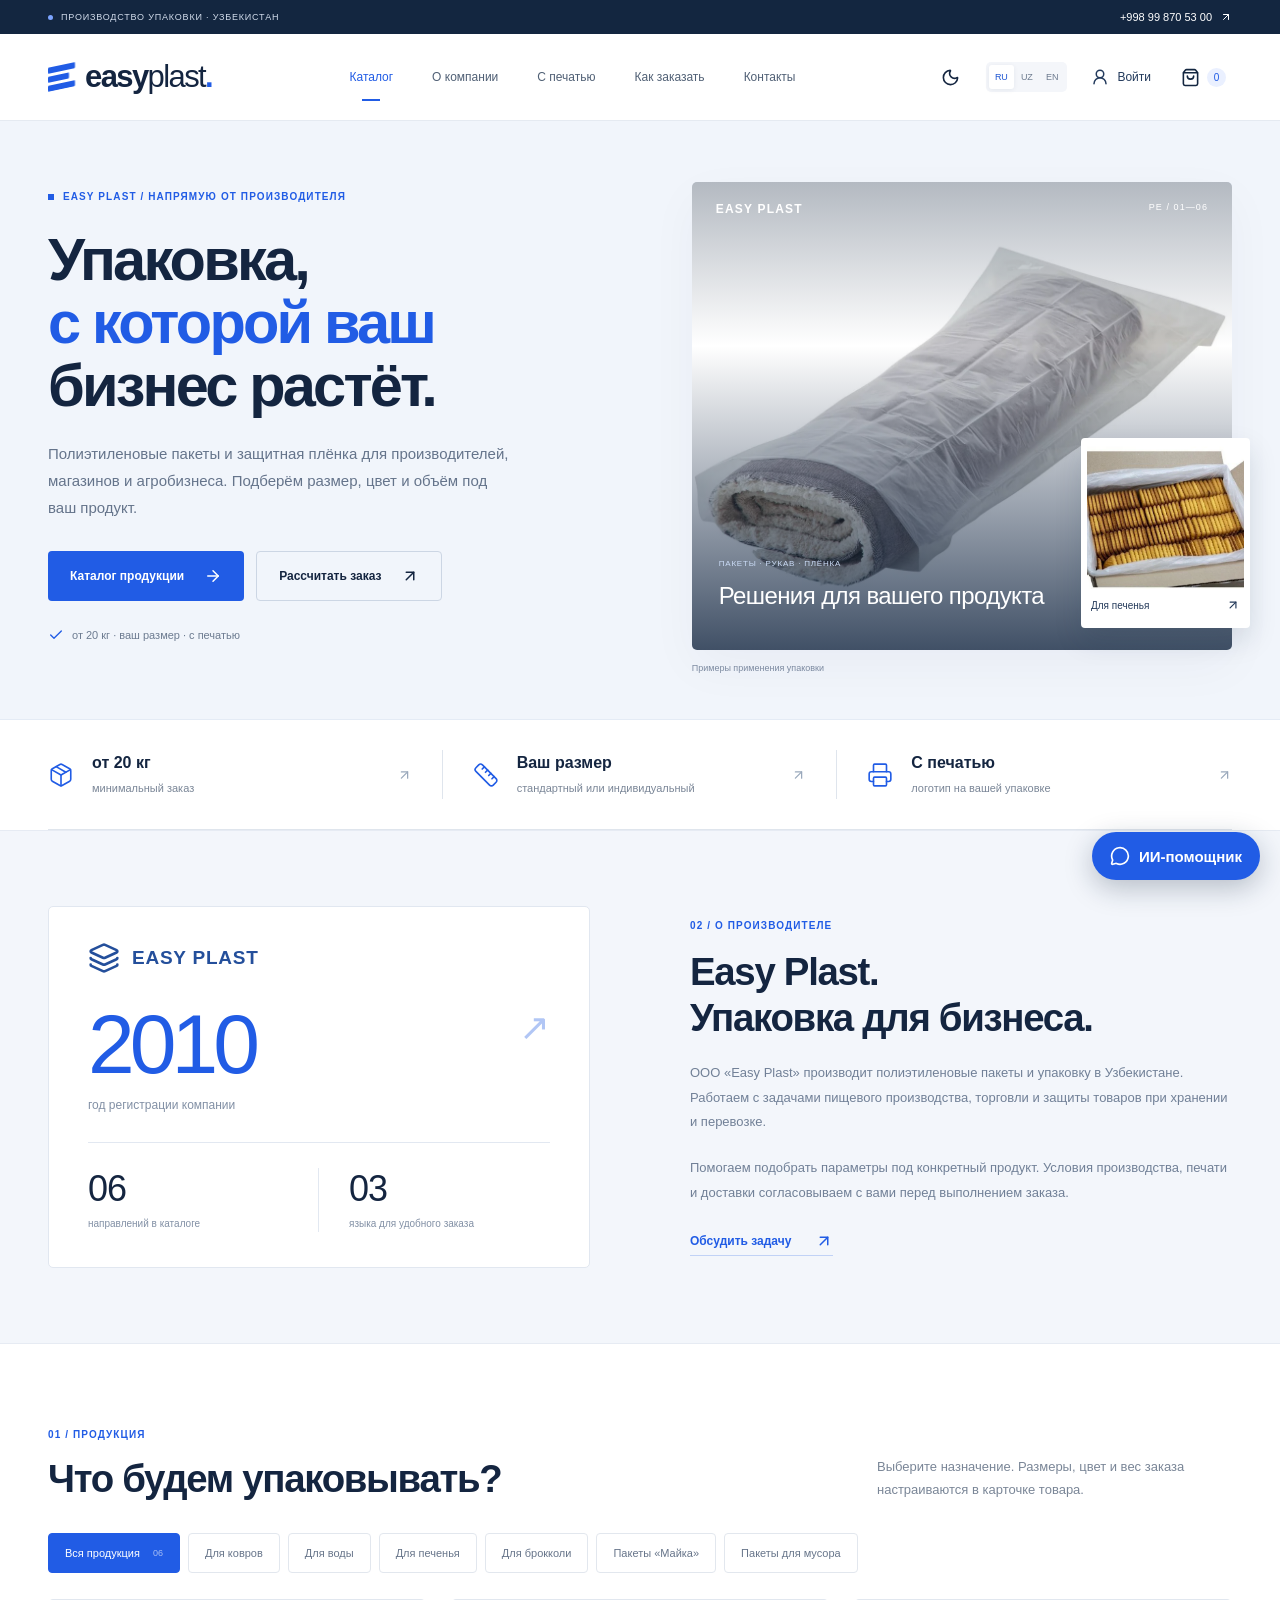
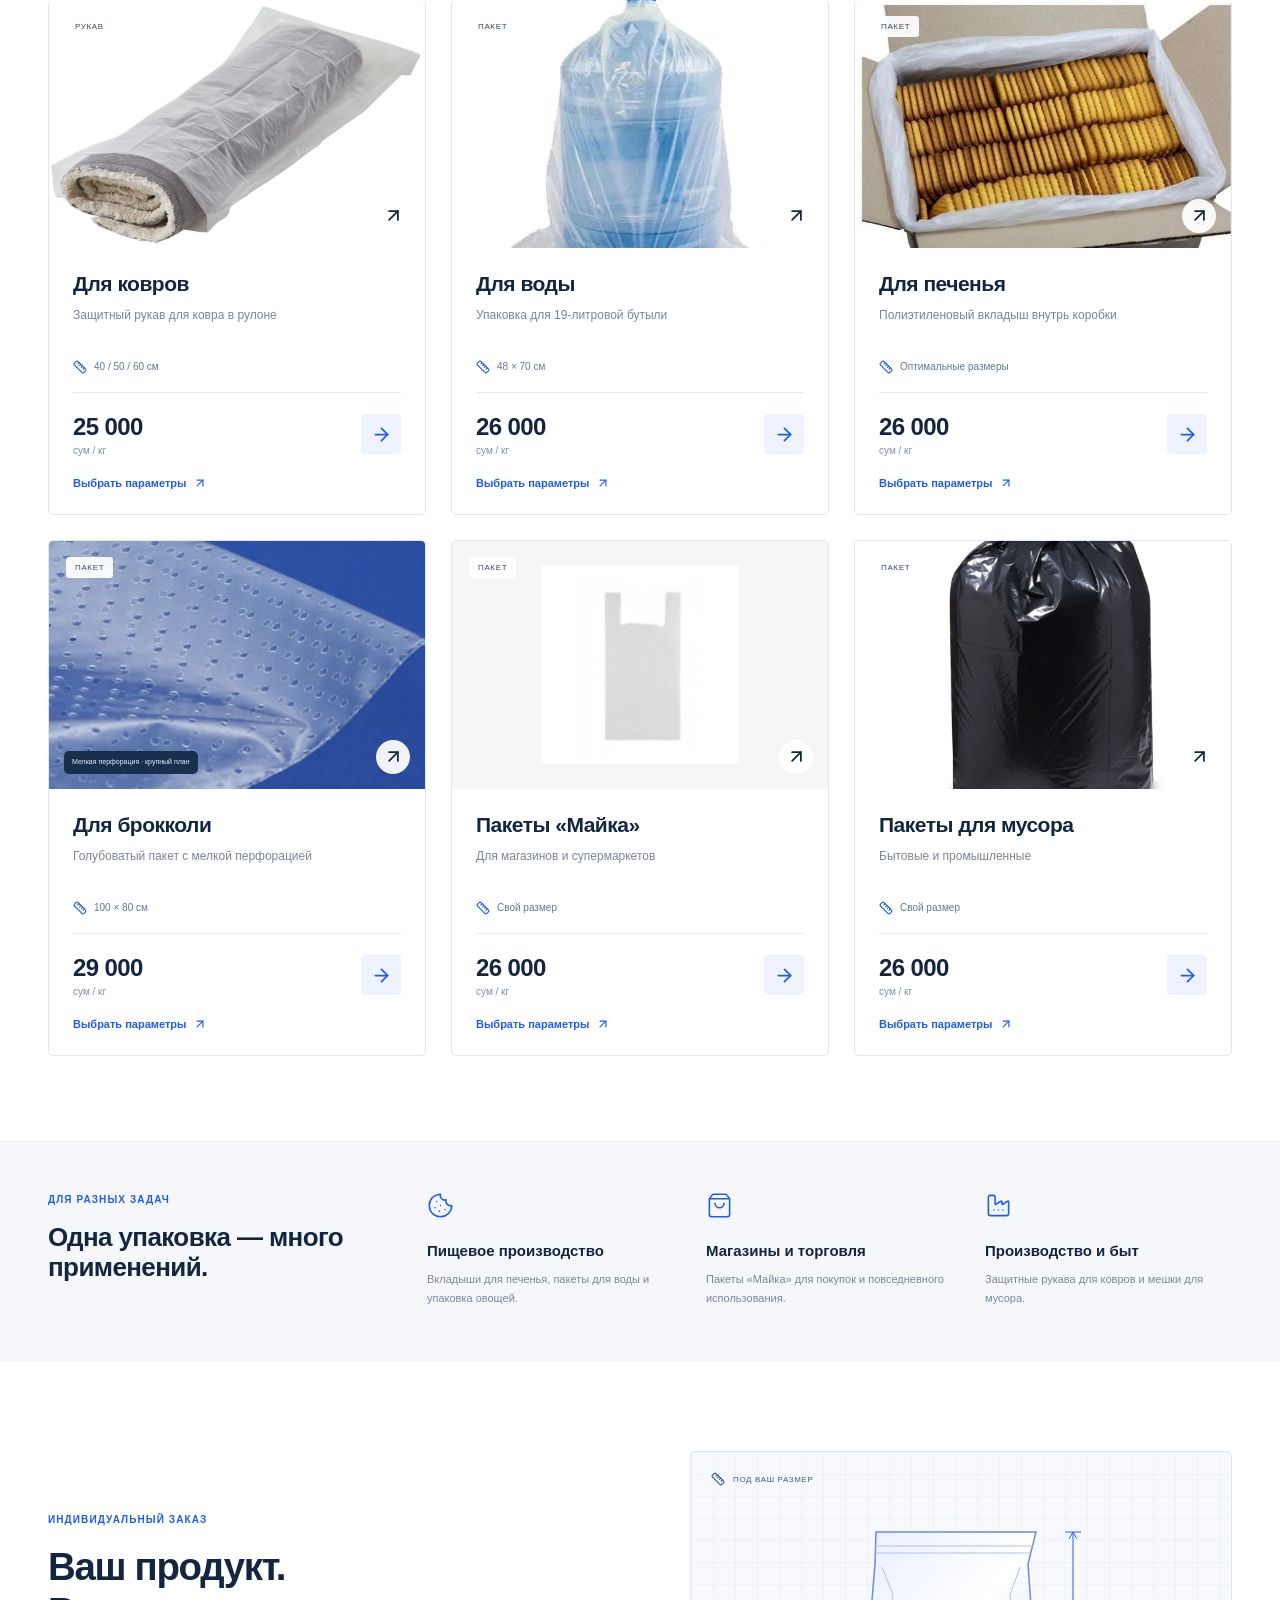
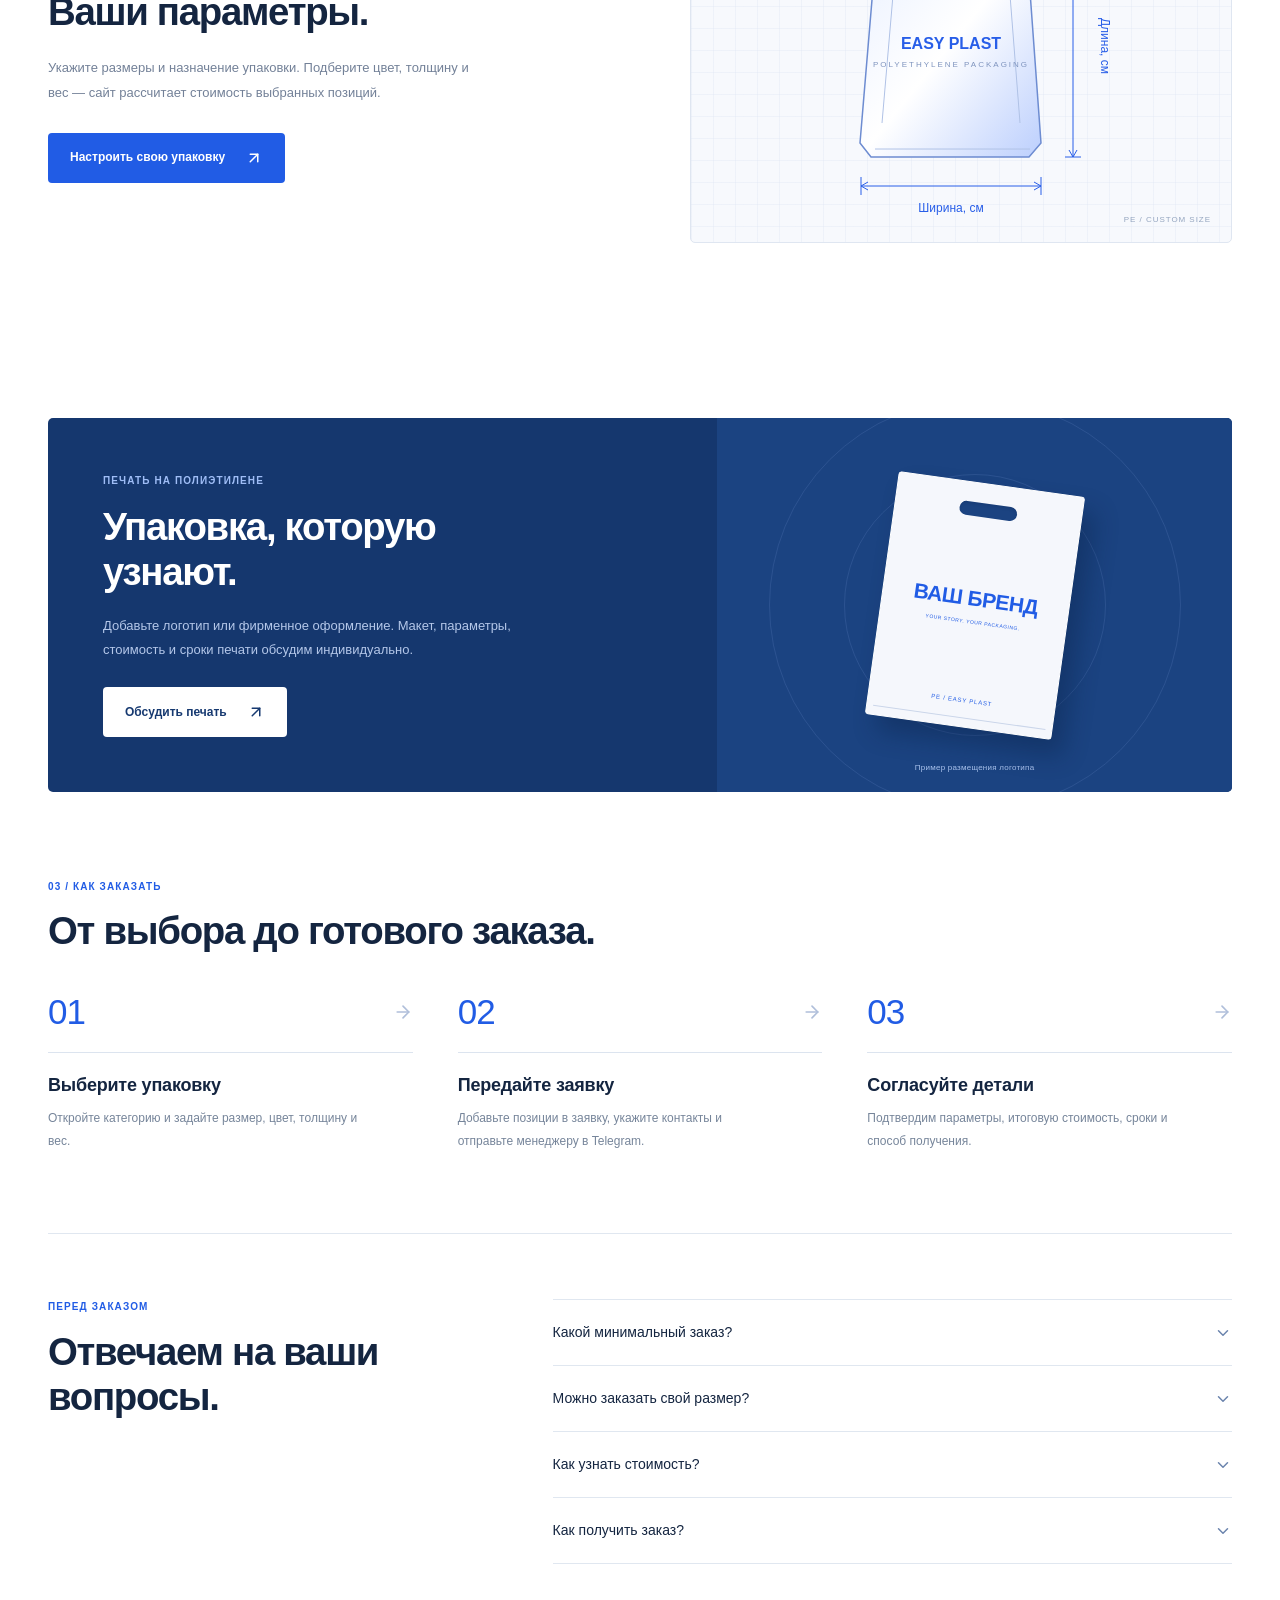
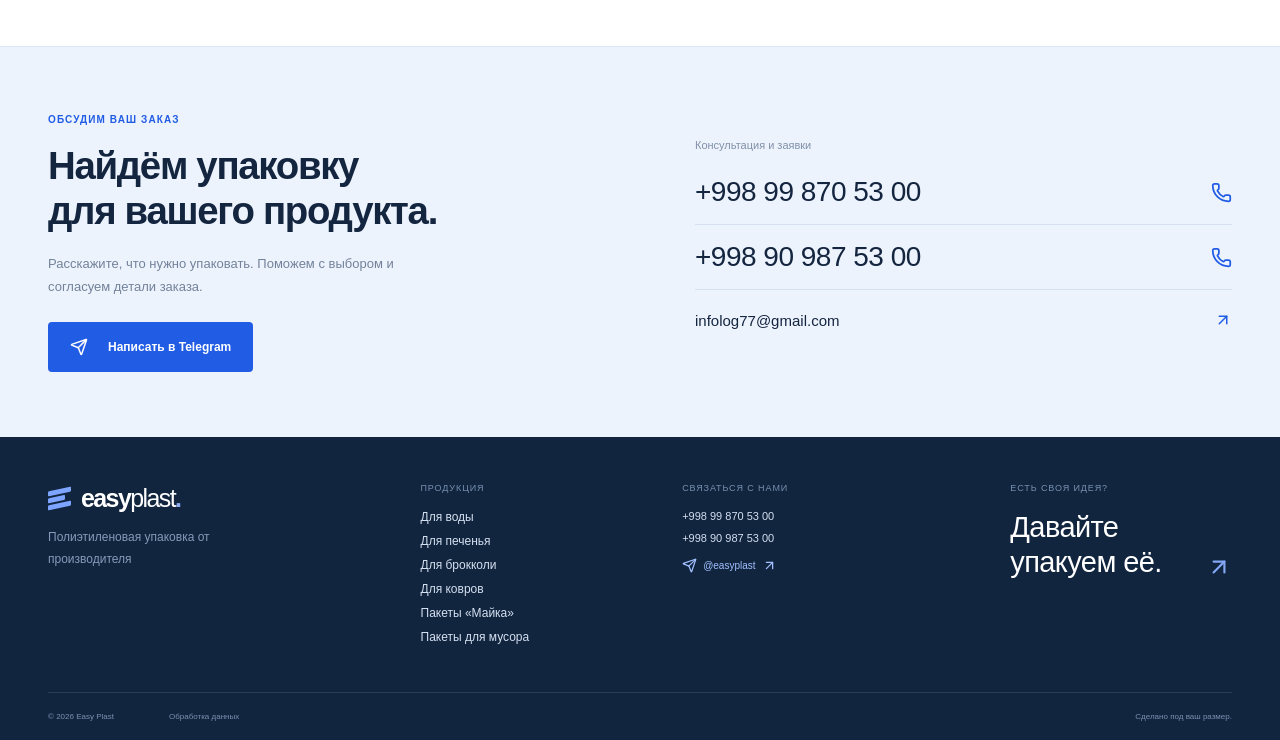
<file: index.html>
<!doctype html>
<html lang="ru"><head><meta charset="UTF-8"><meta name="viewport" content="width=device-width, initial-scale=1"><title>Easy Plast — упаковка под ваш размер</title><meta name="description" content="Полиэтиленовая упаковка для воды, печенья, брокколи, ковров, магазинов и мусора. Заказ от 20 кг."><link rel="icon" href="./favicon.svg">  <script type="module" crossorigin src="./assets/index-5l4GQOId.js"></script>
  <link rel="modulepreload" crossorigin href="./assets/details-Cwh51igM.js">
  <link rel="stylesheet" crossorigin href="./assets/details-DY2urR7C.css">
  <link rel="stylesheet" crossorigin href="./assets/index-KTcYPu9P.css">
</head><body><div id="root"></div><script src="./config.js"></script></body></html>
</file>
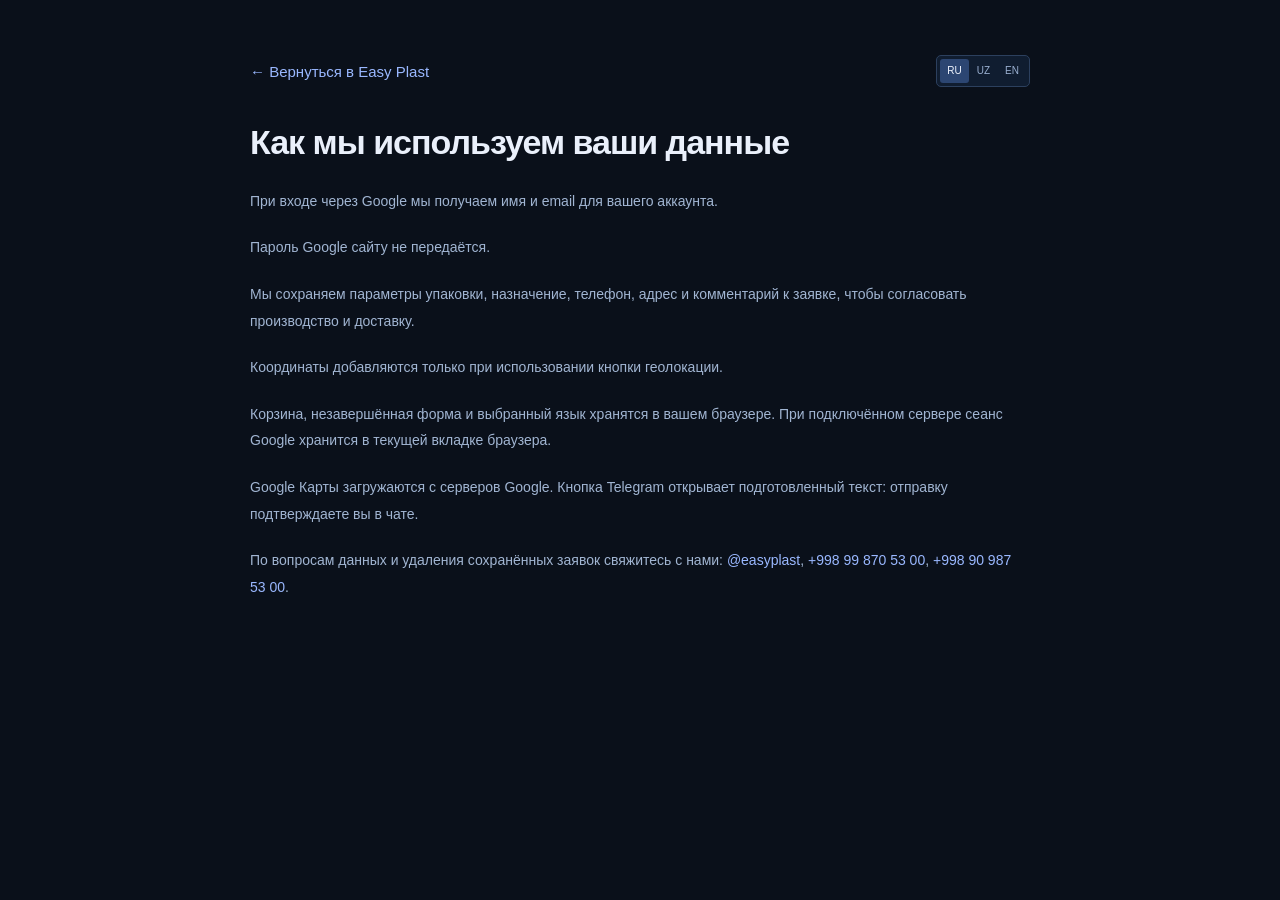
<file: privacy.html>
<!doctype html>
<html lang="ru"><head><meta charset="UTF-8"><meta name="viewport" content="width=device-width, initial-scale=1"><title>Easy Plast — обработка данных</title><meta name="description" content="Полиэтиленовая упаковка для воды, печенья, брокколи, ковров, магазинов и мусора. Заказ от 20 кг."><link rel="icon" href="./favicon.svg">  <script type="module" crossorigin src="./assets/privacy-BIx5uZwy.js"></script>
  <link rel="modulepreload" crossorigin href="./assets/details-Cwh51igM.js">
  <link rel="stylesheet" crossorigin href="./assets/details-DY2urR7C.css">
</head><body><div id="root"></div><script src="./config.js"></script></body></html>
</file>
<file: assets/details-DY2urR7C.css>
:root{--ink:#202521;--muted:#797f7b;--paper:#fbfcf9;--blue:#244be9;--line:#e3e6df;--soft:#f0f2ed}*{box-sizing:border-box}html{scroll-behavior:smooth;scroll-padding-top:100px}body{background:var(--paper);color:var(--ink);-webkit-font-smoothing:antialiased;margin:0;font-family:Arial,Helvetica,sans-serif;font-size:15px}button,input,textarea{font:inherit}button,a,input,textarea{-webkit-tap-highlight-color:transparent}button{cursor:pointer;color:inherit;background:0 0;border:0}a{color:inherit;text-decoration:none}button:disabled{cursor:wait;opacity:.6}button:focus-visible,a:focus-visible{outline-offset:5px;outline:3px solid #8da5ff}input:focus,textarea:focus{border-color:var(--blue);outline:none;box-shadow:0 0 0 3px #244be914}h1,h2,h3,p{margin:0}button svg,a svg{flex-shrink:0}h1,h2,h3{font-weight:600}button,a{touch-action:manipulation}.shell{width:calc(100% - 96px);max-width:1320px;margin:0 auto}.topline{letter-spacing:.02em;color:#636e62;background:#eff2e9;height:34px;font-size:10px}.topline .shell{justify-content:space-between;align-items:center;height:100%;display:flex}.topline span,.topline a{align-items:center;gap:8px;display:flex}.live-dot{background:#6a8568;border-radius:50%;width:5px;height:5px}.site-header{z-index:40;-webkit-backdrop-filter:blur(16px);backdrop-filter:blur(16px);border-bottom:1px solid var(--line);background:#fbfcf9f5;position:sticky;top:0}.header-inner{justify-content:space-between;align-items:center;gap:30px;height:88px;display:flex}.brand{letter-spacing:-1.45px;align-items:center;gap:10px;padding:0;font-size:29px;font-weight:750;display:inline-flex}.brand-light{font-weight:400}.brand-icon{gap:3px;width:27px;display:grid;transform:skewY(-12deg)}.brand-icon i{background:var(--blue);border-radius:1px;height:6px}.brand-icon i:nth-child(2){width:21px}.main-nav{align-items:center;gap:31px;display:flex}.main-nav button{color:#676e67;align-items:center;gap:6px;height:88px;font-size:13px;display:flex;position:relative}.main-nav .active:after{content:"";background:var(--blue);border-radius:50%;width:4px;height:4px;position:absolute;bottom:20px;left:50%;transform:translate(-50%)}.header-actions{align-items:center;gap:22px;display:flex}.account-button{align-items:center;gap:8px;font-size:12px;display:flex}.cart-button{align-items:center;gap:7px;height:38px;display:flex}.cart-count{width:19px;height:19px;color:var(--blue);background:#e8edfb;border-radius:50%;place-content:center;font-size:10px;display:grid}.mobile-menu-button{display:none}.hero{grid-template-columns:1.1fr 1fr;align-items:center;gap:42px;padding-top:58px;padding-bottom:50px;display:grid}.eyebrow{letter-spacing:1.5px;align-items:center;gap:8px;font-size:10px;font-weight:500;display:flex}.tiny-square{background:var(--blue);width:5px;height:5px}.muted{color:var(--muted)}.hero h1{letter-spacing:-3.3px;margin:27px 0 23px;font-size:clamp(42px,4.4vw,66px);line-height:1.11}.hero-copy>p{color:#778075;font-size:15px;line-height:1.85}.hero-buttons{flex-wrap:wrap;gap:14px;margin-top:31px;display:flex}.button{border-radius:6px;justify-content:center;align-items:center;gap:16px;min-height:49px;padding:13px 22px;font-size:12px;font-weight:500;line-height:1.4;transition:background .18s,transform .18s,box-shadow .18s;display:inline-flex}.button:hover{transform:translateY(-1px)}.button.blue{background:var(--blue);color:#fff;box-shadow:0 4px 12px #173cf00d}.button.blue:hover{background:#183bd3;box-shadow:0 6px 20px #173cf024}.button.ghost{padding-left:12px}.button.outline{border:1px solid var(--line);background:0 0}.button.white{color:var(--ink);background:#fff}.button.dark{background:var(--ink);color:#fff}.button.small{gap:8px;min-height:38px;padding:9px 14px;font-size:11px}.button.full{width:100%}.hero-note{color:#7d857b;align-items:center;gap:8px;margin-top:32px;font-size:10px;display:flex}.note-icon{color:#718767;border:1px solid #c6d5bc;border-radius:50%;place-content:center;width:19px;height:19px;display:grid}.hero-visual{background:#eef1ea;border-radius:10px;height:464px;position:relative;overflow:hidden}.visual-label{z-index:2;letter-spacing:1.3px;color:#838f81;font-size:8px;position:absolute;top:23px;left:24px}.visual-orbit{border:1px solid #dde4d7;border-radius:50%;width:370px;height:370px;position:absolute;top:59px;left:65px}.visual-orbit:after{content:"";border:1px dashed #e2e7dc;border-radius:50%;position:absolute;inset:24px}.hero-package{filter:drop-shadow(0 16px 8px #182c5119);width:81%;position:absolute;bottom:4%;left:-5%;transform:rotate(-8deg)}.hero-roll{filter:drop-shadow(4px 12px 10px #222f3b0d);width:60%;position:absolute;top:3%;right:-6%;transform:rotate(8deg)}.hero-white{filter:drop-shadow(0 10px 6px #24371f0f);width:57%;position:absolute;bottom:-1%;right:-5%;transform:rotate(9deg)}.hero-visual svg{width:100%;height:auto}.dimension-tag{z-index:3;-webkit-backdrop-filter:blur(10px);backdrop-filter:blur(10px);background:#ffffffed;border:1px solid #fff;border-radius:7px;align-items:center;gap:9px;padding:11px 13px;display:flex;position:absolute;bottom:29px;left:25px;box-shadow:0 5px 18px #23311b08}.dimension-icon{color:var(--blue);background:#edf1ff;border-radius:5px;place-content:center;width:32px;height:32px;display:grid}.dimension-tag b{font-size:10px;display:block}.dimension-tag div>span{color:#838b7c;margin-top:4px;font-size:8px;display:block}.material-tag{color:#6a7568;align-items:center;gap:5px;font-size:9px;display:flex;position:absolute;top:64px;right:23px}.material-tag>span{background:#274be0;border-radius:50%;width:6px;height:6px}.visual-index{letter-spacing:1px;color:#8d978b;font-size:7px;position:absolute;bottom:25px;right:23px}.features-strip{border-top:1px solid var(--line);border-bottom:1px solid var(--line);grid-template-columns:repeat(3,1fr);padding:25px 0;display:grid}.feature{border-right:1px solid var(--line);justify-content:center;align-items:center;gap:15px;padding:0 20px;display:flex}.feature:last-child{border:0}.feature:first-child{justify-content:flex-start;padding-left:0}.feature:last-child{justify-content:flex-end;padding-right:0}.feature b{font-size:11px;font-weight:500;display:block}.feature span{color:#899084;margin-top:6px;font-size:9px;display:block}.catalog-section{padding-top:77px;padding-bottom:76px;scroll-margin-top:100px}.section-top{justify-content:space-between;align-items:flex-end;gap:30px;margin-bottom:30px;display:flex}.section-top h2{letter-spacing:-1.4px;margin-top:18px;font-size:37px;line-height:1.16}.section-aside{color:#858e80;padding-bottom:3px;font-size:11px;line-height:1.8}.category-tabs{border-bottom:1px solid var(--line);scrollbar-width:none;gap:8px;margin-bottom:26px;padding-bottom:17px;display:flex;overflow-x:auto}.category-tabs button{white-space:nowrap;color:#7c8577;border:1px solid #0000;border-radius:5px;align-items:center;gap:8px;padding:10px 16px;font-size:11px;display:flex}.category-tabs button>span{opacity:.5;border:1px solid #c1cbb5;border-radius:3px;padding:1px 3px;font-size:8px}.product-grid{grid-template-columns:repeat(4,minmax(0,1fr));gap:19px;display:grid}.product-grid.filtered{grid-template-columns:repeat(3,minmax(0,1fr))}.product-card{min-width:0}.product-image{aspect-ratio:1;border-radius:8px;width:100%;display:block;position:relative;overflow:hidden}.product-image>svg{width:100%;height:100%;transition:transform .35s cubic-bezier(.2,.7,.3,1);transform:translateY(6px)}.product-image:hover>svg{transform:translateY(0)scale(1.045)}.product-number{color:#879087;font-size:8px;position:absolute;top:15px;left:15px}.product-type{letter-spacing:1px;color:#879087;font-size:7px;position:absolute;top:15px;right:15px}.image-open{color:#65705f;background:#fff9;border-radius:50%;place-content:center;width:29px;height:29px;transition:background .2s;display:grid;position:absolute;bottom:14px;right:13px}.product-info h3{letter-spacing:-.45px;font-size:18px}.product-info>p{color:#899180;max-width:215px;min-height:33px;margin:8px 0 17px;font-size:10px;line-height:1.65}.spec-row{border-bottom:1px solid var(--line);justify-content:space-between;align-items:flex-end;gap:8px;padding-bottom:17px;display:flex}.spec-row>div>span{color:#8c9486;margin-bottom:6px;font-size:8px;display:block}.spec-row b{letter-spacing:-.3px;font-size:14px;font-weight:500}.color-note{align-items:center;gap:4px;padding-bottom:1px;display:flex}.color-note i,.item-color i,.preview-bottom i{border:1px solid #00000012;border-radius:50%;flex-shrink:0;width:8px;height:8px;display:inline-block}.spec-row .color-note>span{margin:0;font-size:8px}.product-cta{color:#636f5e;text-align:left;justify-content:space-between;align-items:center;width:100%;padding:15px 0;font-size:9px;display:flex}.custom-banner{color:#fff;background:#2548df;border-radius:10px;grid-template-columns:1.1fr 1fr;min-height:338px;display:grid;position:relative;overflow:hidden}.custom-banner-text{padding:43px 45px}.custom-banner .eyebrow{color:#c4cfff;font-size:8px}.custom-banner h2{letter-spacing:-1.1px;margin:19px 0 13px;font-size:34px;line-height:1.2}.custom-banner p{color:#c0cbff;font-size:11px;line-height:1.8}.custom-banner .button{gap:30px;min-height:44px;margin-top:26px;font-size:10px}.blueprint{background-image:linear-gradient(#ffffff06 1px,#0000 1px),linear-gradient(90deg,#ffffff06 1px,#0000 1px);background-size:25px 25px;place-items:center;padding:30px;display:grid;position:relative;-webkit-mask-image:linear-gradient(90deg,#0000,#000 15%);mask-image:linear-gradient(90deg,#0000,#000 15%)}.blueprint-bag{background:#ffffff06;border:1px solid #b0c5ff;border-radius:3px;width:158px;height:208px;position:relative;transform:rotate(12deg);box-shadow:inset 7px 0 #ffffff04}.blueprint-bag:before{content:"";border-top:1px solid #b0c5ff77;border-bottom:1px solid #b0c5ff77;height:8px;position:absolute;inset:10px 0 auto}.blueprint-bag:after{content:"";border-bottom:1px solid #b0c5ff77;width:100%;position:absolute;bottom:10px}.blueprint-fold{clip-path:polygon(0 0,100% 0,100% 100%);background:#ffffff12;width:38px;height:38px;position:absolute;top:0;right:0}.blueprint-width{text-align:center;letter-spacing:1px;color:#c4cfff;border-bottom:1px solid #b0c5ff88;width:calc(100% + 30px);padding-bottom:7px;font-size:7px;position:absolute;bottom:-24px;left:-15px}.blueprint-height{writing-mode:vertical-rl;letter-spacing:1px;color:#c4cfff;text-align:center;border-right:1px solid #b0c5ff88;height:calc(100% - 16px);padding-right:9px;font-size:7px;position:absolute;top:8px;right:-43px}.blueprint-plus{color:#d3ddff;font-size:35px;font-weight:200;position:absolute;top:50%;left:50%;transform:translate(-50%,-50%)}.blueprint-caption{letter-spacing:1.3px;color:#a7baff;font-size:7px;position:absolute;bottom:22px;right:27px}.process{grid-template-columns:1fr 1.2fr;gap:80px;padding-top:77px;padding-bottom:85px;display:grid}.process h2{letter-spacing:-1.3px;margin-top:20px;font-size:35px;line-height:1.2}.process-steps{gap:25px;padding-top:4px;display:grid}.process-step{border-bottom:1px solid var(--line);gap:24px;padding-bottom:22px;display:flex}.process-step:last-child{border:0;padding-bottom:0}.process-step>span{color:#8b9585;padding-top:4px;font-size:9px}.process-step h3{margin-bottom:9px;font-size:14px}.process-step p{color:#899180;max-width:340px;font-size:10px;line-height:1.8}.site-footer{border-top:1px solid var(--line);background:#f0f2ec}.footer-top{grid-template-columns:1.5fr 1fr 1.3fr 1fr;gap:30px;padding:43px 0 38px;display:grid}.footer-top .brand{font-size:25px}.footer-top .brand-icon{gap:2px;width:23px}.footer-top .brand-icon i{height:5px}.footer-top .brand-icon i:nth-child(2){width:17px}.footer-top p{color:#85907e;margin-top:14px;font-size:10px}.footer-top>div>span{color:#8a9384;letter-spacing:1px;margin:3px 0 17px;font-size:8px;display:block}.footer-catalog>button{color:#62705b;margin-bottom:10px;padding:0;font-size:10px;display:block}.footer-contact>a{color:#596750;align-items:center;gap:6px;margin:0 0 10px;font-size:11px;display:flex}.footer-contact .telegram-link{color:var(--blue);margin-top:14px;font-size:10px}.footer-create{text-align:left;letter-spacing:-.6px;width:100%;padding:0;font-size:23px;line-height:1.2;display:block;position:relative}.footer-create>svg{color:#819075;position:absolute;bottom:0;right:0}.footer-bottom{color:#8d9786;border-top:1px solid #dde2d7;justify-content:space-between;align-items:center;gap:20px;padding:19px 0;font-size:8px;display:flex}.footer-bottom>span:last-child{margin-left:auto}.footer-bottom>a{margin-left:35px}.page-section{min-height:65vh;padding-top:27px;padding-bottom:85px}.breadcrumb{color:#9ba393;align-items:center;gap:7px;margin-bottom:40px;font-size:10px;display:flex}.breadcrumb button{color:#777f70;padding:0}.page-heading{margin-bottom:35px}.page-heading h1{letter-spacing:-1.9px;margin-top:17px;font-size:45px;line-height:1.12}.page-heading>p{color:#808a79;margin-top:14px;font-size:13px;line-height:1.8}.config-layout{grid-template-columns:1fr 1.05fr;align-items:start;gap:68px;max-width:1150px;display:grid}.config-preview{position:sticky;top:115px}.preview-stage{border-radius:10px;min-height:480px;padding:35px 30px 15px;position:relative;overflow:hidden}.preview-stage>svg{width:100%;max-width:450px;height:355px;margin:8px auto 0;display:block}.preview-label{letter-spacing:1.3px;color:#81907f;font-size:8px;position:absolute;top:25px;left:26px}.preview-size{letter-spacing:-.8px;text-align:center;margin-top:-4px;font-size:29px}.preview-size>span{color:#879381;padding:0 6px;font-size:17px}.preview-size>small{color:#82917c;letter-spacing:0;margin-left:7px;font-size:12px}.preview-bottom{color:#819078;border-top:1px solid #0000000a;justify-content:space-between;margin-top:20px;padding:14px 0 0;font-size:10px;display:flex}.preview-bottom>span{align-items:center;gap:6px;display:flex}.preview-disclaimer{color:#99a191;gap:12px;margin-top:18px;display:flex}.preview-disclaimer p{font-size:10px;line-height:1.7}.preview-disclaimer>svg{margin-top:2px}.config-form{padding-top:6px}.form-section{border-bottom:1px solid var(--line);margin-bottom:26px;padding-bottom:27px}.form-section.last{border:0;margin-bottom:0;padding-bottom:24px}.form-section-title{align-items:center;gap:12px;margin-bottom:19px;display:flex}.form-section-title>span{color:#9aa38f;font-size:9px}.form-section-title h2{letter-spacing:-.2px;font-size:15px;font-weight:500}.form-section-title>small{color:#8a967e;margin-left:auto;font-size:10px}.config-categories{flex-wrap:wrap;gap:7px;display:flex}.config-categories>button{border:1px solid var(--line);color:#78846e;border-radius:5px;align-items:center;gap:6px;padding:10px 12px;font-size:10px;transition:all .2s;display:flex}.preset-box{background:#f0f2ec;border-radius:5px;flex-wrap:wrap;justify-content:space-between;align-items:center;gap:15px;margin-top:17px;padding:12px;display:flex}.preset-box>div:first-child{color:#7b896e;align-items:center;gap:7px;font-size:9px;display:flex}.preset-box b{color:#4f6045;font-weight:500}.text-link{color:var(--blue);background:0 0;align-items:center;gap:6px;padding:0;font-size:10px;display:inline-flex}.text-link:hover{text-underline-offset:3px;text-decoration:underline}.preset-widths{gap:5px;display:flex}.preset-widths>button{border:1px solid #dbe0d4;border-radius:4px;padding:6px 9px;font-size:9px}.preset-widths>button.selected{color:var(--blue);background:#fff;border-color:#b3c0f6}label{color:#6d7b60;font-size:11px;font-weight:400;display:block}input:not([type=color]),textarea{width:100%;color:var(--ink);background:#fff;border:1px solid #dfe4d8;border-radius:5px;min-width:0;padding:12px 13px;font-size:12px;transition:border .15s,box-shadow .15s;display:block}label>input,label>textarea{margin-top:8px}.input-grid{grid-template-columns:1fr 1fr;gap:15px;display:grid}.input-grid.three{grid-template-columns:repeat(3,minmax(0,1fr));gap:11px}.input-unit{margin-top:8px;position:relative}.input-unit input:not([type=color]){min-height:45px;padding-right:38px;font-size:14px}.input-unit>span{color:#9ba58e;font-size:10px;position:absolute;top:50%;right:13px;transform:translateY(-50%)}.field-hint{color:#939f85;align-items:center;gap:4px;margin-top:11px;font-size:9px;line-height:1.7;display:flex}.thickness-presets{align-items:center;gap:7px;margin-top:17px;display:flex}.thickness-presets>span{color:#9aa38f;margin-right:3px;font-size:9px}.thickness-presets>button{border:1px solid var(--line);color:#7f8d72;border-radius:4px;padding:7px 11px;font-size:9px}.color-options{align-items:center;gap:13px;display:flex}.color-option{border:1px solid #00000012;border-radius:50%;place-content:center;width:32px;height:32px;display:grid;position:relative}.color-option.selected:after{content:"";border:1px solid #aab7e3;border-radius:50%;position:absolute;inset:-5px}.custom-color{color:#8b987f;border:1px dashed #b5bea9;border-radius:50%;place-content:center;width:34px;height:34px;margin:0 0 0 3px;display:grid;position:relative;overflow:hidden}.custom-color input{opacity:0;cursor:pointer;width:100%;height:100%;position:absolute;inset:0}.custom-color-name{margin-top:16px}.quantity-field{align-items:center;gap:22px;display:flex}.quantity-field>.input-unit{width:165px;margin:0}.quantity-field>p{color:#8e9a82;font-size:9px;line-height:1.8}.add-to-cart{margin-top:3px}.view-cart{justify-content:center;width:100%;padding:15px 0 0;display:flex}.empty-state{text-align:center;border:1px solid var(--line);background:#f3f5ee;border-radius:10px;flex-direction:column;justify-content:center;align-items:center;gap:18px;min-height:340px;padding:75px 25px;display:flex}.empty-state h2{letter-spacing:-.6px;font-size:22px}.empty-state p{color:#8c9981;font-size:12px;line-height:1.7}.empty-state .button{margin-top:7px}.cart-layout{grid-template-columns:1.65fr 1fr;align-items:start;gap:55px;display:grid}.cart-items{gap:17px;display:grid}.cart-item{border-bottom:1px solid var(--line);align-items:center;gap:20px;padding-bottom:17px;display:flex}.cart-art{background:#eef2e9;border-radius:7px;flex-shrink:0;width:120px;height:115px;overflow:hidden}.cart-art>svg{width:100%;height:100%}.cart-item-info{flex:1;min-width:0}.cart-item-info h3{margin-bottom:8px;font-size:15px}.cart-item-info>p{color:#7d8a70;font-size:11px}.cart-item-info>p>span{color:#b3bcaa;padding:0 5px}.item-color{color:#8d9981;align-items:center;gap:5px;margin-top:8px;font-size:10px;display:flex}.cart-item-info>.text-link{margin-top:10px;font-size:9px}.cart-item-controls{flex-direction:column;align-items:flex-end;gap:22px;display:flex}.remove-button{color:#9aa68c;padding:3px}.remove-button:hover{color:#c34e3f}.small-quantity{align-items:center;gap:5px;display:flex}.small-quantity input{width:73px!important;padding:8px!important;font-size:12px!important}.small-quantity>span{color:#8c987e;font-size:10px}.cart-items>.button{justify-self:start;margin-top:12px}.order-summary{border:1px solid var(--line);background:#f1f4eb;border-radius:8px;padding:25px;position:sticky;top:115px}.order-summary>.eyebrow{margin-bottom:24px;font-size:9px}.summary-line{color:#89967b;justify-content:space-between;align-items:center;margin:16px 0;font-size:11px;display:flex}.summary-line b{color:#5c6c4e;font-size:12px;font-weight:500}.summary-price{border-top:1px solid #dce3d3;margin-top:20px;padding:20px 0}.summary-price>span{color:#8a987b;font-size:10px}.summary-price>b{letter-spacing:-.6px;margin-top:7px;font-size:20px;font-weight:500;display:block}.summary-price>p{color:#94a187;margin-top:10px;font-size:10px;line-height:1.8}.fineprint{color:#96a18b;text-align:center;margin-top:14px;font-size:9px;line-height:1.8}.fineprint>a{text-underline-offset:2px;text-decoration:underline}.checkout-layout{grid-template-columns:1.6fr 1fr;align-items:start;gap:65px;display:grid}.checkout-form .form-section{margin-bottom:28px;padding-bottom:28px}.checkout-form label{margin-bottom:17px}.checkout-form .input-grid label{margin-bottom:0}.delivery-methods{grid-template-columns:1fr 1fr;gap:12px;display:grid}.delivery-methods>button{text-align:left;border:1px solid #dfe5d6;border-radius:6px;grid-template-columns:24px 1fr;align-items:center;gap:8px 11px;padding:17px;display:grid;position:relative}.delivery-methods>button>svg{color:#8e9c80;grid-row:span 2}.delivery-methods>button>b{font-size:12px;font-weight:500}.delivery-methods>button>span{color:#9da88f;font-size:9px}.delivery-methods>button>i{border:1px solid #ccd7be;border-radius:50%;place-content:center;width:14px;height:14px;display:grid;position:absolute;top:11px;right:11px}.delivery-methods>button.selected>i{color:#fff;background:var(--blue);border-color:var(--blue)}.address-fields{margin-top:23px}.map-actions{flex-wrap:wrap;align-items:center;gap:22px;margin:6px 0 17px;display:flex}.google-map{border:1px solid var(--line);background:#edf1e9;border-radius:7px;overflow:hidden}.google-map>iframe{border:0;min-height:250px;display:block}.google-map>a{color:#8d9b7e;background:#fff;justify-content:flex-end;align-items:center;gap:6px;padding:10px 12px;font-size:9px;display:flex}.optional{color:#a6af9c;float:right;font-size:9px;font-weight:400}.checkout-items{border-bottom:1px solid #dfe5d8;gap:17px;padding-bottom:12px;display:grid}.checkout-items>div{justify-content:space-between;gap:12px;display:flex}.checkout-items b{font-size:12px;font-weight:500}.checkout-items span{color:#95a186;margin-top:4px;font-size:9px;line-height:1.8;display:block}.checkout-items strong{white-space:nowrap;font-size:11px;font-weight:500}.checkout-summary .telegram-draft{gap:8px;margin-top:10px}.checkout-summary>.text-link{justify-content:center;width:100%;margin-top:19px;font-size:9px;display:flex}.form-error{color:#a35e43;background:#fff0e9;border:1px solid #f3d5c7;border-radius:5px;margin:12px 0 18px;padding:12px 14px;font-size:11px;line-height:1.7}.success-state{text-align:center;flex-direction:column;align-items:center;padding:35px 0 55px;display:flex}.success-icon{color:#667f4f;background:#e9efdf;border-radius:50%;place-content:center;width:75px;height:75px;margin-bottom:25px;display:grid}.success-state h1{letter-spacing:-1.5px;margin:20px 0;font-size:44px}.success-state>p:not(.fineprint){color:#8d9b7e;margin-bottom:27px;font-size:13px;line-height:1.8}.success-state>.button{margin:5px 0}.success-state>.fineprint{max-width:340px}.contacts-page .page-heading h1{letter-spacing:-2.8px;font-size:61px}.contact-grid{grid-template-columns:1.2fr 1fr 1fr;gap:18px;margin-top:43px;display:grid}.contact-card{border:1px solid var(--line);background:#f3f5ee;border-radius:8px;min-height:230px;padding:28px 25px;transition:transform .2s;position:relative}.contact-card:hover{transform:translateY(-4px)}.contact-card>svg{color:#899a77;margin-bottom:26px}.contact-card>span{letter-spacing:1.2px;color:#97a489;margin-bottom:12px;font-size:8px;display:block}.contact-card h2{letter-spacing:-1px;white-space:nowrap;font-size:26px}.contact-card>p{color:#9aa78c;margin-top:11px;font-size:9px}.contact-card>.contact-arrow{position:absolute;top:29px;right:23px}.primary-contact{background:var(--blue);color:#fff;border-color:var(--blue)}.contact-bottom{border-top:1px solid var(--line);grid-template-columns:1fr 1fr;gap:50px;margin-top:45px;padding-top:32px;display:grid}.contact-bottom>div>svg{color:#93a181;margin-bottom:17px}.contact-bottom h2{letter-spacing:-.4px;font-size:19px}.contact-bottom p{color:#94a086;margin-top:13px;margin-bottom:17px;font-size:11px;line-height:1.8}.account-profile{border-top:1px solid var(--line);border-bottom:1px solid var(--line);align-items:center;gap:14px;margin-bottom:26px;padding:20px 0;display:flex}.avatar{width:43px;height:43px;color:var(--blue);background:#e6edff;border-radius:50%;place-content:center;font-size:16px;display:grid}.account-profile>div:nth-child(2){flex:1;min-width:0}.account-profile b{overflow-wrap:anywhere;font-size:13px;font-weight:500;display:block}.account-profile span{color:#94a087;overflow-wrap:anywhere;margin-top:5px;font-size:10px;display:block}.orders-list{gap:20px;display:grid}.saved-order{border:1px solid var(--line);border-radius:8px;padding:23px}.saved-order-top{border-bottom:1px solid var(--line);justify-content:space-between;align-items:center;gap:15px;padding-bottom:20px;display:flex}.saved-order-top b{font-size:14px;font-weight:500}.saved-order-top>div>span{color:#95a187;margin-left:15px;font-size:10px}.status-badge{color:#6e7e5c;white-space:nowrap;background:#edf2e6;border-radius:4px;align-items:center;gap:7px;padding:7px 10px;font-size:9px;display:flex}.status-badge>span{background:#8a9b74;border-radius:50%;width:4px;height:4px}.saved-order-item{border-bottom:1px solid #e9ede4;align-items:center;gap:12px;padding:18px 0;font-size:11px;display:flex}.saved-order-item>svg{color:#93a081}.saved-order-item b{min-width:100px;font-weight:500}.saved-order-item>span{color:#93a081}.saved-order-item>strong{white-space:nowrap;margin-left:auto;font-weight:500}.saved-order-bottom{justify-content:space-between;align-items:center;gap:17px;padding-top:17px;display:flex}.saved-order-bottom>p{color:#93a081;align-items:center;gap:7px;font-size:10px;display:flex}.repeat-order{margin-top:20px}.toast{color:#fff;z-index:80;opacity:0;pointer-events:none;white-space:nowrap;background:#242e20;border-radius:8px;align-items:center;gap:11px;max-width:calc(100% - 30px);padding:15px 18px;font-size:11px;transition:all .22s;display:flex;position:fixed;bottom:22px;left:50%;transform:translate(-50%,20px);box-shadow:0 10px 40px #1f2a1c1a}.toast.visible{opacity:1;pointer-events:auto;transform:translate(-50%)}.toast>svg{color:#c5daa8;flex-shrink:0}.toast>button{color:#d1e0ba;align-items:center;gap:5px;margin-left:8px;font-size:10px;display:flex}.auth-dialog{background:var(--paper);color:var(--ink);border:1px solid #e1e8d9;border-radius:15px;width:440px;max-width:calc(100% - 36px);margin:auto;padding:0;box-shadow:0 20px 80px #16291826}.auth-dialog::backdrop{-webkit-backdrop-filter:blur(5px);backdrop-filter:blur(5px);background:#18251b60}.auth-content{text-align:center;padding:40px 36px 32px;position:relative}.dialog-close{color:#98a58c;padding:4px;position:absolute;top:15px;right:15px}.auth-symbol{width:58px;height:58px;color:var(--blue);background:#e9edff;border-radius:15px;place-content:center;margin:0 auto 23px;display:grid}.auth-content h2{letter-spacing:-1.1px;margin-bottom:15px;font-size:30px;line-height:1.18}.auth-content>p{color:#8a977e;margin-bottom:24px;font-size:11px;line-height:1.8}.google-button{justify-content:center;min-height:44px;display:flex}.loading-line{color:#8c9980;justify-content:center;align-items:center;gap:9px;padding:16px 0;font-size:11px;display:flex}.auth-unavailable{text-align:left;background:#eff2e9;border-radius:7px;padding:16px}.auth-unavailable p{color:#8b987e;margin-bottom:10px;font-size:10px;line-height:1.8}.auth-unavailable p b{color:#6a7a5d;font-size:11px;font-weight:500}.auth-unavailable .button{gap:8px;width:100%;min-height:40px;font-size:11px}.google-auth>.fineprint{margin-top:20px}.hidden{display:none!important}.spin{animation:1s linear infinite spin}@keyframes spin{to{transform:rotate(360deg)}}.privacy-page{max-width:780px;padding-top:55px;padding-bottom:80px}.privacy-page>a{color:var(--blue);font-size:12px}.privacy-page h1{letter-spacing:-1px;margin:35px 0 25px;font-size:34px;line-height:1.2}.privacy-page p{color:#7b8870;margin-bottom:20px;font-size:14px;line-height:1.9}.privacy-page p a{color:var(--blue)}@media (width>=1550px){.hero-visual{height:500px}.hero h1{font-size:69px}.hero-copy>p{font-size:16px}.product-image{aspect-ratio:1.05}}@media (width<=1120px){.shell{width:calc(100% - 64px)}.main-nav,.header-inner{gap:22px}.hero{gap:25px}.hero h1{letter-spacing:-2.6px;font-size:48px}.hero-visual{height:410px}.hero-copy>p{font-size:13px}.hero-buttons{gap:6px}.hero-buttons .button{padding:12px 17px;font-size:11px}.hero-note{margin-top:27px}.eyebrow{letter-spacing:1.2px;font-size:8px}.product-grid{gap:15px}.spec-row{flex-direction:column;align-items:flex-start;gap:10px}.product-info>p{min-height:40px;font-size:10px}.product-cta{gap:7px;font-size:8px;line-height:1.5}.custom-banner-text{padding:38px}.custom-banner h2{font-size:31px}.feature{gap:10px;padding:0 12px}.feature b{font-size:10px}.feature span{font-size:8px}.config-layout{gap:37px}.preview-stage{min-height:430px;padding:30px 25px 15px}.preview-stage>svg{height:310px}.config-categories>button{padding:9px 10px;font-size:9px}.contact-grid{grid-template-columns:1fr 1fr 1fr;gap:13px}.contact-card{min-height:215px;padding:25px 20px}.contact-card h2{font-size:22px}.contact-card>p{font-size:8px}.contact-card>.contact-arrow{right:18px}.cart-layout,.checkout-layout{gap:35px}.order-summary{padding:21px}.summary-price>b{font-size:18px}.footer-top{gap:24px}.footer-create{font-size:21px}}@media (width<=850px){.header-inner{gap:20px;height:76px}.main-nav{gap:16px}.main-nav button{height:76px;font-size:11px}.main-nav .active:after{bottom:15px}.brand{font-size:26px}.brand-icon{width:24px}.brand-icon i:nth-child(2){width:18px}.header-actions{gap:14px}.account-button>span{display:none}.hero{grid-template-columns:1.05fr 1fr;gap:20px;padding-top:37px}.hero h1{letter-spacing:-1.9px;font-size:37px}.hero-copy>p{font-size:12px}.desktop-break{display:none}.hero-visual{height:370px}.hero .eyebrow{letter-spacing:.7px;font-size:6px}.hero-buttons{margin-top:24px}.hero-buttons .button{min-height:43px;padding:11px 13px;font-size:10px}.hero-note{margin-top:22px;font-size:8px}.hero-visual .dimension-tag{padding:8px;bottom:24px;left:14px}.dimension-tag b{font-size:8px}.dimension-tag div>span{font-size:6px}.dimension-icon{width:26px;height:26px}.visual-label{font-size:6px;left:17px}.visual-index{font-size:6px;bottom:13px;right:15px}.material-tag{font-size:7px;top:48px;right:15px}.visual-orbit{width:280px;height:280px;top:66px;left:10px}.hero-package{width:89%;bottom:10%;left:-13%}.hero-white{width:65%;bottom:6%;right:-11%}.hero-roll{width:70%;top:8%;right:-10%}.features-strip{padding:20px 0}.feature{align-items:flex-start}.feature b{font-size:8px;line-height:1.5}.feature span{font-size:7px;line-height:1.6}.feature>svg{width:19px;height:19px}.catalog-section{padding-top:55px;padding-bottom:50px}.section-top h2{font-size:31px}.section-aside{font-size:9px}.product-grid{grid-template-columns:repeat(2,minmax(0,1fr));gap:27px 20px}.product-grid.filtered{grid-template-columns:repeat(2,minmax(0,1fr))}.product-image{aspect-ratio:1.17}.spec-row{flex-direction:row;align-items:flex-end;gap:7px}.product-info>p{max-width:none;min-height:0;font-size:10px}.product-cta{font-size:10px}.product-info h3{font-size:19px}.spec-row>div>span,.spec-row .color-note>span{font-size:9px}.custom-banner-text{padding:32px}.custom-banner h2{font-size:27px}.custom-banner p{font-size:10px}.custom-banner .button{gap:20px;font-size:9px}.custom-banner{min-height:306px}.blueprint-bag{width:127px;height:180px}.blueprint-height{right:-34px}.process{grid-template-columns:1fr 1.3fr;gap:38px;padding-top:55px;padding-bottom:55px}.process h2{font-size:29px}.process-step{gap:18px}.process-step h3{font-size:12px}.process-step p{font-size:9px}.footer-top{grid-template-columns:1.25fr 1fr 1.2fr}.footer-custom{display:none}.footer-bottom{font-size:7px}.page-heading h1{font-size:37px}.config-layout{grid-template-columns:1fr 1.1fr;gap:28px}.preview-stage{min-height:355px;padding:30px 15px 12px}.preview-stage>svg{height:243px}.preview-size{font-size:24px}.preview-disclaimer p{font-size:8px}.config-form{padding:0}.form-section-title h2{font-size:13px}.preset-box{gap:8px;padding:10px}.preset-box>div:first-child{font-size:8px}.config-categories{gap:6px}.config-categories>button{padding:8px;font-size:8px}.config-categories>button>svg{width:13px}.input-grid.three{gap:7px}.input-grid.three label{font-size:9px}.input-unit input:not([type=color]){min-height:41px;padding-left:10px;padding-right:30px;font-size:12px}.input-unit>span{font-size:8px;right:9px}.thickness-presets{flex-wrap:wrap;gap:5px}.thickness-presets>button{padding:6px 8px;font-size:8px}.color-options{gap:11px}.color-option{width:28px;height:28px}.custom-color{width:29px;height:29px}.cart-layout{grid-template-columns:1.4fr 1fr;gap:25px}.cart-item{gap:13px}.cart-art{width:90px;height:96px}.cart-item-info h3{font-size:13px}.cart-item-info>p{font-size:9px}.small-quantity input{width:61px!important}.order-summary{padding:19px}.order-summary>.eyebrow{font-size:8px}.summary-price>b{font-size:17px}.order-summary .button{gap:8px;padding:12px;font-size:10px}.checkout-layout{grid-template-columns:1.5fr 1fr;gap:25px}.checkout-form .input-grid{grid-template-columns:1fr}.checkout-form .input-grid label{margin-bottom:13px}.delivery-methods{gap:8px}.delivery-methods>button{grid-template-columns:1fr;gap:7px;padding:15px 11px}.delivery-methods>button>svg{grid-row:auto;height:21px}.delivery-methods>button>b{font-size:11px}.delivery-methods>button>span{font-size:8px}.contact-grid{grid-template-columns:1fr 1fr}.primary-contact{grid-column:span 2;min-height:200px}.primary-contact h2{font-size:32px}.contact-card>p{font-size:10px}.primary-contact>svg{margin-bottom:18px}.contacts-page .page-heading h1{font-size:52px}.saved-order-top>div>span{margin:7px 0 0;display:block}.saved-order-item{flex-wrap:wrap;gap:7px}.saved-order-item>span{font-size:9px}.saved-order-bottom{align-items:flex-start}.saved-order-bottom>p{max-width:60%;line-height:1.8}.saved-order-bottom>.text-link{font-size:9px}}@media (width<=640px){.shell{width:calc(100% - 36px)}.topline{height:28px}.topline span,.topline a{font-size:8px}.topline .shell{gap:10px}.topline .shell>span{white-space:nowrap;text-overflow:ellipsis;overflow:hidden}.topline a{flex-shrink:0}.header-inner{height:67px}.brand{gap:8px;font-size:26px}.brand-icon{gap:2px;width:22px}.brand-icon i{height:5px}.brand-icon i:nth-child(2){width:17px}.header-actions{gap:18px}.account-button{padding:0}.cart-button{gap:4px;padding:0}.cart-count{width:17px;height:17px;font-size:9px}.mobile-menu-button{align-items:center;padding:0;display:flex}.mobile-menu-button>svg{width:21px;height:21px}.main-nav{background:var(--paper);border-bottom:1px solid var(--line);padding:10px 18px 18px;display:none;position:absolute;top:67px;left:0;right:0;box-shadow:0 12px 18px #1f29180d}.main-nav.is-open{gap:0;display:grid}.main-nav button{text-align:left;height:46px;padding:0 8px;font-size:13px}.main-nav .active:after{bottom:21px;left:auto;right:7px}.hero{grid-template-columns:1fr;gap:26px;padding-top:31px;padding-bottom:28px}.hero h1{letter-spacing:-2px;margin:20px 0 17px;font-size:clamp(34px,8.5vw,47px);line-height:1.12}.hero .eyebrow{letter-spacing:.8px;font-size:7px}.hero-copy>p{font-size:12px;line-height:1.8}.hero-buttons{gap:10px;margin-top:23px}.hero-buttons .button{gap:15px;min-height:45px;padding:12px 17px;font-size:11px}.hero-note{margin-top:22px;font-size:9px}.hero-visual{border-radius:9px;height:350px;margin-top:0}.hero-package{width:76%;bottom:4%;left:-6%}.hero-white{width:53%;bottom:0;right:-3%}.hero-roll{width:57%;top:0;right:-2%}.visual-label{font-size:7px;top:20px;left:21px}.material-tag{font-size:8px;top:48px;right:21px}.hero-visual .dimension-tag{padding:10px;bottom:23px;left:19px}.dimension-tag b{font-size:9px}.dimension-tag div>span{font-size:7px}.dimension-icon{width:30px;height:30px}.visual-index{font-size:6px;bottom:22px;right:18px}.visual-orbit{width:290px;height:290px;top:42px;left:45px}.features-strip{grid-template-columns:1fr;gap:19px;padding:23px 0}.feature,.feature:first-child,.feature:last-child{border:0;justify-content:flex-start;gap:13px;padding:0}.feature>svg{width:21px;height:21px}.feature>div{flex-wrap:wrap;align-items:center;gap:12px;display:flex}.feature b{font-size:10px}.feature span{margin:0;font-size:8px}.catalog-section{padding-top:39px;padding-bottom:40px}.section-top{align-items:flex-start;gap:15px;margin-bottom:22px}.section-top h2{letter-spacing:-1.1px;margin-top:14px;font-size:29px}.section-top .eyebrow{font-size:7px}.section-aside{display:none}.category-tabs{gap:4px;margin-bottom:20px;margin-right:-18px;padding-bottom:13px;padding-right:18px}.category-tabs button{gap:6px;padding:9px 12px;font-size:10px}.category-tabs button>svg{width:13px;height:13px}.category-tabs button>span{font-size:7px}.product-grid{gap:20px 12px}.product-grid.filtered{grid-template-columns:repeat(2,minmax(0,1fr))}.product-image{aspect-ratio:1;border-radius:6px}.product-number{font-size:7px;top:11px;left:10px}.product-type{font-size:6px;top:11px;right:10px}.image-open{width:24px;height:24px;bottom:8px;right:8px}.image-open svg{width:14px}.product-info{padding-top:13px}.product-info h3{letter-spacing:-.4px;font-size:16px}.product-info>p{min-height:27px;margin:7px 0 12px;font-size:8px;line-height:1.65}.spec-row{flex-direction:column;align-items:flex-start;gap:9px;padding-bottom:12px}.spec-row>div>span{margin-bottom:5px;font-size:7px}.spec-row b{font-size:13px}.spec-row .color-note>span{font-size:8px}.product-cta{gap:5px;padding:11px 0;font-size:8px;line-height:1.5}.product-cta>svg{width:14px;height:14px}.custom-banner{grid-template-columns:1fr;min-height:470px}.custom-banner-text{padding:28px 25px 20px}.custom-banner h2{letter-spacing:-1px;margin-top:16px;font-size:29px}.custom-banner p{max-width:220px;font-size:10px}.custom-banner .button{min-height:43px;margin-top:21px;font-size:10px}.custom-banner .eyebrow{font-size:7px}.blueprint{height:220px;padding:15px 30px 40px;overflow:hidden;-webkit-mask-image:linear-gradient(#0000,#000 25%);mask-image:linear-gradient(#0000,#000 25%)}.blueprint-bag{width:121px;height:155px;transform:rotate(14deg)translateY(-4px)}.blueprint-caption{font-size:6px;bottom:13px;right:17px}.blueprint-width,.blueprint-height{font-size:6px}.process{grid-template-columns:1fr;gap:28px;padding-top:42px;padding-bottom:42px}.process h2{margin-top:13px;font-size:29px}.process h2 br{display:none}.process .eyebrow{font-size:7px}.process-steps{gap:18px}.process-step{gap:20px;padding-bottom:18px}.process-step h3{margin-bottom:7px;font-size:13px}.process-step p{max-width:100%;font-size:10px}.process-step>span{font-size:9px}.footer-top{grid-template-columns:1fr 1fr;gap:28px 20px;padding:31px 0 27px}.footer-top>div:first-child{grid-column:span 2}.footer-top .brand{font-size:27px}.footer-top p{margin-top:10px;font-size:10px}.footer-top>div>span{margin:0 0 15px;font-size:8px}.footer-catalog>button,.footer-contact>a{margin-bottom:11px;font-size:11px}.footer-contact .telegram-link{font-size:11px}.footer-bottom{flex-wrap:wrap;gap:15px;padding:17px 0;font-size:8px;display:flex}.footer-bottom>a{margin-left:auto}.footer-bottom>span:last-child{display:none}.page-section{min-height:65vh;padding-top:19px;padding-bottom:45px}.breadcrumb{gap:5px;margin-bottom:30px;font-size:9px}.page-heading{margin-bottom:26px}.page-heading h1{letter-spacing:-1.35px;margin-top:13px;font-size:33px;line-height:1.15}.page-heading .eyebrow{font-size:8px}.page-heading>p{margin-top:12px;font-size:11px;line-height:1.8}.config-layout{grid-template-columns:1fr;gap:30px}.config-preview{position:static}.preview-stage{min-height:330px;padding:20px 20px 13px}.preview-stage>svg{height:236px;margin-top:0}.preview-label{font-size:7px;top:20px;left:20px}.preview-size{font-size:25px}.preview-size>small{font-size:10px}.preview-bottom{margin-top:17px;padding-top:12px;font-size:9px}.preview-disclaimer{gap:8px;margin-top:13px}.preview-disclaimer>svg{width:16px}.preview-disclaimer p{font-size:9px}.preview-disclaimer p>br{display:none}.form-section{margin-bottom:24px;padding-bottom:23px}.form-section-title{gap:9px;margin-bottom:17px}.form-section-title h2{font-size:15px}.form-section-title>span{font-size:9px}.config-categories{gap:7px}.config-categories>button{gap:6px;padding:10px 11px;font-size:10px}.config-categories>button>svg{width:15px;height:15px}.preset-box{gap:10px;margin-top:15px;padding:12px}.preset-box>div:first-child,.preset-box .text-link{font-size:9px}.input-grid.three{gap:11px}.input-grid.three label{font-size:10px}.input-unit input:not([type=color]){min-height:46px;padding-left:12px;font-size:14px}.input-unit>span{font-size:9px;right:11px}.field-hint{font-size:9px}.thickness-presets{gap:7px}.thickness-presets>span{font-size:9px}.thickness-presets>button{padding:7px 10px;font-size:9px}.color-options{gap:15px}.color-option{width:32px;height:32px}.custom-color{width:34px;height:34px}.quantity-field>.input-unit{width:160px}.quantity-field>p{font-size:9px}.config-form .add-to-cart{min-height:51px}.view-cart{padding-top:18px;font-size:11px}.cart-layout{grid-template-columns:1fr;gap:30px}.cart-item{gap:13px;padding-bottom:16px}.cart-art{width:88px;height:100px}.cart-item-info h3{font-size:14px}.cart-item-info>p{font-size:10px;line-height:1.6}.cart-item-info>p>span{padding:0 3px}.cart-item-controls{gap:23px}.small-quantity input{width:65px!important;font-size:12px!important}.cart-items>.button{min-height:43px;font-size:11px}.order-summary{padding:23px;position:static}.order-summary>.eyebrow{margin-bottom:21px;font-size:9px}.summary-price>b{font-size:21px}.summary-price>p{font-size:11px}.order-summary .button{min-height:49px;font-size:12px}.fineprint{font-size:9px}.empty-state{gap:15px;min-height:300px;padding:50px 20px}.empty-state h2{font-size:21px}.empty-state p{font-size:11px}.checkout-layout{grid-template-columns:1fr;gap:25px}.checkout-form .input-grid{grid-template-columns:1fr;gap:0}.checkout-form .input-grid label{margin-bottom:16px}.checkout-form .input-grid label:last-child{margin-bottom:0}.checkout-form label{font-size:11px}.delivery-methods>button{grid-template-columns:24px 1fr;gap:8px 10px;padding:17px 13px}.delivery-methods>button>svg{grid-row:span 2}.delivery-methods>button>b{font-size:12px}.delivery-methods>button>span{font-size:8px}.map-actions{gap:15px}.map-actions .text-link{font-size:10px}.google-map>iframe{height:280px}.checkout-items b{font-size:13px}.checkout-items span{font-size:10px}.checkout-items strong{font-size:12px}.checkout-summary>.text-link{font-size:10px}.success-state{padding:28px 0}.success-state h1{letter-spacing:-1.3px;font-size:34px}.success-state>p:not(.fineprint){font-size:12px}.success-state>p>br{display:none}.success-state .button{gap:10px;font-size:11px}.contacts-page .page-heading h1{letter-spacing:-2px;font-size:47px}.contact-grid{grid-template-columns:1fr;gap:13px;margin-top:30px}.primary-contact{grid-column:auto}.contact-card{min-height:200px;padding:25px}.contact-card>svg{margin-bottom:22px}.contact-card>span{font-size:8px}.contact-card h2{font-size:29px}.contact-card>p{font-size:10px}.contact-card>.contact-arrow{top:26px;right:25px}.contact-bottom{grid-template-columns:1fr;gap:30px;margin-top:30px;padding-top:28px}.contact-bottom h2{font-size:19px}.contact-bottom p{font-size:11px}.account-profile{gap:12px;padding:17px 0}.account-profile b{font-size:12px}.account-profile span{font-size:9px}.account-profile>.button{gap:6px;padding:8px 10px;font-size:9px}.avatar{flex-shrink:0;width:36px;height:36px;font-size:13px}.saved-order{padding:17px}.saved-order-top{gap:10px;padding-bottom:16px}.saved-order-top b{font-size:12px}.saved-order-top>div>span{font-size:9px}.status-badge{gap:4px;padding:6px 8px;font-size:8px}.saved-order-item{gap:6px;padding:14px 0;font-size:10px;position:relative}.saved-order-item>svg{width:16px;height:16px}.saved-order-item>b{flex:1;min-width:0}.saved-order-item>span{flex-basis:100%;order:4;padding-left:22px;font-size:9px}.saved-order-item>strong{margin-left:0}.saved-order-bottom{flex-direction:column;gap:13px}.saved-order-bottom>p{max-width:100%;font-size:9px}.saved-order-bottom>.text-link{font-size:10px}.repeat-order{margin-top:16px;font-size:10px}.toast{white-space:normal;gap:8px;width:calc(100% - 30px);padding:14px;font-size:10px;bottom:15px}.toast>span{flex:1;line-height:1.5}.toast>button{white-space:nowrap;margin-left:0;font-size:9px}.toast>svg{width:18px;height:18px}.auth-content{padding:35px 24px 26px}.auth-content h2{font-size:29px}.auth-content>p{font-size:11px}.auth-content .fineprint{font-size:9px}.privacy-page{padding-top:35px}.privacy-page h1{font-size:29px}.privacy-page p{font-size:13px}}@media (prefers-reduced-motion:reduce){*,:before,:after{scroll-behavior:auto!important;transition-duration:.01ms!important;animation-duration:.01ms!important}}:root{--lightningcss-light: ;--lightningcss-dark:initial;color-scheme:dark;--ink:#eaf0fb;--muted:#94a4bc;--paper:#0a101a;--blue:#5277ff;--line:#263247;--soft:#111b2b}body{background:var(--paper);color:var(--ink)}.topline{color:#a2b1c7;background:#111c2b}.live-dot{background:#7f9dff}.site-header{background:#0c1420f5}.brand-dot{color:#91adff}.brand-icon i{background:#6c91ff}.main-nav button{color:#a6b4c9}.main-nav button:hover,.main-nav .active{color:#f5f7ff}.cart-count{color:#c8d7ff;background:#253854}.hero h1>span{color:#8da9e3}.hero-copy>p,.section-aside{color:#a0aec3}.hero-note{color:#9cacc4}.note-icon{color:#a6c4ff;border-color:#405a78}.hero-visual{background:#121e2e}.visual-label,.visual-index{color:#7d94b4}.visual-orbit,.visual-orbit:after{border-color:#26384f}.dimension-tag{background:#142239ef;border-color:#2a3d5a;box-shadow:0 8px 24px #0003}.dimension-icon{color:#9cbaff;background:#243a61}.dimension-tag div>span,.material-tag{color:#93a9c9}.material-tag>span{background:#8caaff}.feature>svg{color:#8da8d6}.feature span{color:#98a7bf}.feature b{color:#d8e4f6}.button.ghost:hover{background:#182338}.button.blue{color:#fff;background:#4267f0;box-shadow:0 5px 20px #122c6b33}.button.blue:hover{background:#557aff}.button.outline:hover{background:#19273c}.button.white{color:#15213c}.button.dark{color:#fff;background:#263d65}.text-link{color:#9ab7ff}.category-tabs button{color:#9aaccc}.category-tabs button.selected{color:#e6edff;background:#1c2d47;border-color:#384e70}.category-tabs button:hover{color:#c7d8ff}.category-tabs button>span{border-color:#485976}.product-grid{grid-template-columns:repeat(3,minmax(0,1fr));gap:28px 22px}.product-card{flex-direction:column;display:flex}.product-info{flex-direction:column;flex:1;display:flex}.product-info>p{color:#94a6c2;max-width:none;min-height:39px;font-size:12px;line-height:1.65}.product-info h3{font-size:21px}.product-number,.product-type{color:#94a4c0}.image-open{color:#d8e5ff;background:#23334ad9}.product-image:hover .image-open{color:#fff;background:#34507a}.spec-row{align-items:flex-end;min-height:64px}.spec-row>div>span,.spec-row .color-note>span{color:#a4b4cf;font-size:10px}.spec-row b{font-size:14px;line-height:1.5}.product-price{align-items:baseline;gap:4px;padding:18px 0 3px;display:flex}.product-price>b{letter-spacing:-.7px;color:#e3edff;font-size:23px;font-weight:550}.product-price>span{color:#99aac4;font-size:11px}.product-cta{color:#a5bce5;font-size:11px;line-height:1.5}.product-cta:hover{color:#d1e1ff}.product-number{font-size:9px}.product-type{font-size:8px}.print-promo{background:#111e30;border:1px solid #2b3c59;border-radius:10px;justify-content:space-between;align-items:center;gap:28px;margin-bottom:32px;padding:29px 34px;display:flex}.print-promo h2{letter-spacing:-.7px;margin:12px 0 9px;font-size:25px}.print-promo p{color:#9db0ce;font-size:12px;line-height:1.7}.print-promo .button{white-space:nowrap}.process-step p{color:#9baac1;font-size:11px}.process-step>span{color:#8ba0bf}.site-footer{background:#0d1725}.footer-top p,.footer-top>div>span{color:#9aacc8}.footer-catalog>button,.footer-contact>a{color:#bfcee7}.footer-catalog>button:hover,.footer-contact>a:hover{color:#fff}.footer-contact .telegram-link{color:#9cbcff}.footer-create>svg{color:#a0bbef}.footer-bottom{border-color:var(--line);color:#8296b7}.breadcrumb{color:#91a3c0}.breadcrumb button{color:#afbed5}.page-heading>p{color:#a4b3ca}.preview-label,.preview-bottom{color:#a7b9d4}.preview-bottom{border-color:#2c3e59}.preview-disclaimer{color:#879cbd}.form-section-title>span,.form-section-title>small{color:#9bacc5}.config-categories>button{color:#b4c5df;border-color:#304059}.config-categories>button.selected{color:#cbdcff;background:#1d2f50;border-color:#607fff}.preset-box{background:#15243a}.preset-box>div:first-child{color:#a9bdda;font-size:11px;line-height:1.7}.preset-box b{color:#e2ecff}.preset-widths>button,.preset-size-options>button{color:#b6c9e9;border:1px solid #3a4c6a;border-radius:4px;padding:8px 10px;font-size:10px}.preset-widths>button.selected,.preset-size-options>button.selected{color:#fff;background:#28416a;border-color:#7a9aff}.preset-size-options{flex-wrap:wrap;gap:7px;width:100%;display:flex}.preset-box .text-link{color:#a8c0ff}.purpose-field{margin-top:21px}.purpose-field input{font-size:13px}.field-hint{color:#9bb0cd;font-size:10px}.thickness-presets>span{color:#9fb0cc}.thickness-presets>button{color:#b1c3e3;border-color:#30425f}.thickness-presets>button.selected{color:#c6daff;background:#1b3154;border-color:#6084f7}label{color:#b1c1da}input:not([type=color]),textarea{color:#ebf2ff;background:#0e192a;border-color:#30425e;font-size:13px}input::placeholder,textarea::placeholder{color:#8295b3;font-size:11px}.input-unit>span{color:#96abc9}.color-option{border-color:#607188}.color-option.selected:after{border-color:#9fbdff}.custom-color{color:#b5c9e9;border-color:#778cac}.clear-swatch{background-color:#8394ab!important;background-image:linear-gradient(45deg,#d3dce8 25%,#0000 25%),linear-gradient(-45deg,#d3dce8 25%,#0000 25%),linear-gradient(45deg,#0000 75%,#d3dce8 75%),linear-gradient(-45deg,#0000 75%,#d3dce8 75%)!important;background-position:0 0,0 5px,5px -5px,-5px 0!important;background-size:10px 10px!important}.quantity-field>p{color:#9db2d2;font-size:10px}.config-cost{border-top:1px solid var(--line);justify-content:space-between;align-items:center;gap:20px;margin-top:23px;padding-top:18px;display:flex}.config-cost>span{color:#a8b9d4;font-size:12px}.config-cost>b{letter-spacing:-.6px;font-size:23px}.empty-state{background:#111e30}.empty-state>svg{color:#95b6ef}.empty-state p{color:#a5b9d8}.cart-art{background:#17263d}.cart-item-info>p,.item-color{color:#a0b5d4}.cart-item-info>p>span{color:#849cc2}.remove-button{color:#9aafcc}.cart-line-cost{color:#92acd2;margin-top:8px;font-size:10px;line-height:1.8}.cart-line-cost>b{color:#d3e3ff;font-weight:500}.purpose-text{overflow-wrap:anywhere;margin-top:5px;display:block;color:#b2c8e8!important;font-size:10px!important;font-style:normal!important;line-height:1.7!important}.saved-order-item .purpose-text,.saved-line-cost{color:#a6c2ed;margin:0;font-style:normal;display:inline}.small-quantity>span{color:#9bb0cf}.order-summary{background:#132137;border-color:#2b3e5c}.summary-line{color:#a2b7d7}.summary-line b{color:#dae7fb}.summary-price{border-color:#314565}.summary-price>span{color:#a4b7d4}.summary-price>b{color:#e3eeff;font-size:26px}.summary-price>p{color:#a0b4d2;font-size:11px}.fineprint{color:#91a7c8}.checkout-items{border-color:#2d415f}.checkout-items span{color:#9fb4d4}.checkout-items strong>small{color:#c0d6fc;margin-top:9px;font-size:11px;font-weight:500;display:inline-block}.delivery-methods>button{border-color:#334764}.delivery-methods>button>svg{color:#9db6dd}.delivery-methods>button>span{color:#95adcf}.delivery-methods>button.selected{background:#20385d;border-color:#6f94ff}.delivery-methods>button.selected>svg{color:#b3ceff}.delivery-methods>button>i{border-color:#58749e}.google-map{background:#122036;border-color:#2b405d}.google-map>a{color:#abc5ec;background:#15243a}.optional{color:#8fa6c9}.form-error,.minimum-order-note{color:#ffc6aa;background:#3b2523;border:1px solid #654034}.minimum-order-note{border-radius:5px;margin-bottom:15px;padding:11px;font-size:11px;line-height:1.6}.success-icon{color:#9be4cf;background:#1a3846}.success-state>p:not(.fineprint){color:#a5bad9}.contact-card{background:#15243a;border-color:#2e4362}.contact-card>svg,.contact-card>span,.contact-card>p{color:#a0b7d9}.contact-card>p{font-size:11px;line-height:1.6}.primary-contact{background:#375fdb}.primary-contact>svg,.primary-contact>span,.primary-contact>p{color:#d0deff}.contact-bottom>div>svg{color:#99b9eb}.contact-bottom p{color:#a2b6d5}.avatar{color:#c2d8ff;background:#273e65}.account-profile span{color:#9bb2d1}.saved-order{background:#0e1a2a}.saved-order-top>div>span,.saved-order-item>svg,.saved-order-item>span,.saved-order-bottom>p{color:#9bb3d7}.saved-order-item{border-color:#263952}.status-badge{color:#b2dfdf;background:#213b4a}.status-badge>span{background:#8accca}.toast{color:#f1f6ff;background:#213a57;border:1px solid #45628c;box-shadow:0 8px 35px #0006}.toast>svg,.toast>button{color:#b8d4ff}.auth-dialog{color:#edf4ff;background:#101d30;border-color:#324867}.auth-dialog::backdrop{background:#020710bd}.dialog-close{color:#a6bfdf}.auth-symbol{color:#b2cbff;background:#263e67}.auth-content>p{color:#a0b5d5}.loading-line{color:#a9c1e4}.auth-unavailable{background:#182c46}.auth-unavailable p{color:#a6bedf}.auth-unavailable p b{color:#d0e2ff}.privacy-page p{color:#a1b5d2}.privacy-page>a,.privacy-page p a,.privacy-top>a{color:#9ab8ff}.privacy-top{justify-content:space-between;align-items:center;gap:20px;display:flex}.language-switch{background:#101d30;border:1px solid #2c405e;border-radius:5px;flex-shrink:0;align-items:center;gap:1px;padding:3px;display:flex}.language-switch>button{color:#9ab0d1;border-radius:3px;padding:6px 7px;font-size:10px;line-height:1.2}.language-switch>button[aria-pressed=true]{color:#f1f6ff;background:#2c4672}.language-switch>button:hover{color:#fff}.header-actions{gap:16px}.main-nav{gap:23px}.main-nav button{font-size:12px}.printing-panel{background:#101e30;border:1px solid #2b405f;border-radius:12px;grid-template-columns:1fr 1fr;align-items:center;gap:60px;padding:38px;display:grid}.printing-panel h2{letter-spacing:-.8px;font-size:30px;line-height:1.2}.printing-panel p{color:#a2badb;margin:19px 0 26px;font-size:13px;line-height:1.9}.printing-panel .button{justify-content:flex-start;gap:13px;max-width:300px;margin:12px 0;display:flex}.printing-panel .text-link{margin-top:17px}.printing-visual{background:#172c49;border-radius:9px;justify-content:center;align-items:center;min-height:350px;display:flex;position:relative;overflow:hidden}.printing-visual>svg{color:#7e9fd6;position:absolute;top:24px;left:24px}.printing-visual>span{letter-spacing:2px;color:#7897c8;font-size:9px;position:absolute;bottom:20px;right:24px}.print-sample{color:#d1e5ff;text-align:center;background:linear-gradient(100deg,#5483cd45,#4b74e136);border:1px solid #85adf3;border-radius:4px;place-content:center;width:178px;height:227px;font-size:17px;display:grid;transform:rotate(-12deg);box-shadow:17px 18px 35px #030c1c66}.print-sample:before,.print-sample:after{content:"";border-top:1px solid #8fb4ee99;border-bottom:1px solid #8fb4ee99;height:5px;position:absolute;left:0;right:0}.print-sample:before{top:12px}.print-sample:after{bottom:12px}@media (width<=1200px){.header-actions{gap:12px}.main-nav{gap:16px}.main-nav button{font-size:11px}.header-inner{gap:20px}.brand{font-size:26px}.language-switch>button{padding:5px;font-size:9px}.product-info h3{font-size:19px}.product-info>p{font-size:11px}.product-price>b{font-size:21px}.printing-panel{gap:35px;padding:28px}.printing-panel h2{font-size:27px}}@media (width<=1000px){.main-nav{border-bottom:1px solid var(--line);background:#0e1b2d;padding:10px 32px 18px;display:none;position:absolute;top:76px;left:0;right:0;box-shadow:0 18px 30px #0005}.main-nav.is-open{gap:0;display:grid}.main-nav button{text-align:left;height:44px;padding:0 8px;font-size:13px}.main-nav .active:after{bottom:21px;left:auto;right:8px}.mobile-menu-button{align-items:center;padding:0;display:flex}.header-inner{height:76px}.hero .eyebrow{font-size:7px}.product-grid{grid-template-columns:repeat(3,minmax(0,1fr));gap:24px 17px}.product-info h3{font-size:18px}.product-price>b{font-size:20px}.product-cta{font-size:10px}.spec-row{flex-direction:column;align-items:flex-start;gap:8px;min-height:84px}.spec-row b{font-size:12px}.spec-row>div>span,.spec-row .color-note>span{font-size:9px}.printing-panel{gap:25px}.printing-visual{min-height:320px}.print-promo{gap:20px;padding:26px}.print-promo h2{font-size:23px}}@media (width<=800px){.product-grid,.product-grid.filtered{grid-template-columns:repeat(2,minmax(0,1fr))}.product-info>p{min-height:36px}.spec-row{flex-direction:row;align-items:flex-end;min-height:73px}.print-promo{flex-direction:column;align-items:flex-start;gap:20px}.print-promo p{font-size:11px}.printing-panel{grid-template-columns:1fr;gap:28px;padding:25px}.printing-visual{min-height:310px}.printing-panel h2{font-size:28px}.printing-panel .button{max-width:none}.feature span{font-size:9px}.footer-catalog>button{text-align:left;line-height:1.6}}@media (width<=640px){.header-inner{gap:10px;height:67px}.brand{gap:7px;font-size:24px}.header-actions{gap:11px}.language-switch{padding:2px}.language-switch>button{padding:5px 4px;font-size:8px}.main-nav{padding:10px 18px 18px;top:67px}.account-button>svg{width:16px;height:16px}.cart-button>svg{width:17px;height:17px}.mobile-menu-button>svg{width:20px;height:20px}.hero .eyebrow{letter-spacing:.6px;font-size:6px}.hero-copy>p{font-size:13px}.feature b{font-size:11px}.feature span{font-size:9px}.feature>div{display:block}.feature span{margin-top:5px}.product-grid{gap:25px 12px}.product-info h3{font-size:16px}.product-info>p{min-height:36px;font-size:10px;line-height:1.7}.product-price{flex-wrap:wrap;gap:2px;padding:13px 0 3px}.product-price>b{letter-spacing:-.4px;font-size:18px}.product-price>span{font-size:10px}.product-cta{font-size:9px}.spec-row{flex-direction:column;align-items:flex-start;gap:8px;min-height:82px}.spec-row b{font-size:11px}.spec-row>div>span,.spec-row .color-note>span,.product-number{font-size:8px}.product-type{font-size:7px}.print-promo{margin-bottom:24px;padding:24px}.print-promo h2{font-size:25px;line-height:1.25}.print-promo p{font-size:11px}.print-promo .button{gap:12px;font-size:11px}.process-step p,.footer-catalog>button{font-size:11px}.purpose-field{margin-top:20px}.preset-box>div:first-child{font-size:10px}.preset-size-options{gap:6px}.preset-size-options>button{padding:8px 10px;font-size:10px}.config-cost>span{font-size:11px}.config-cost>b{font-size:22px}.field-hint{font-size:10px}.cart-line-cost{font-size:9px}.cart-item{gap:10px}.cart-art{width:75px;height:95px}.cart-item-info h3{font-size:12px;line-height:1.4}.cart-item-info>p,.cart-item-info>.text-link{font-size:9px}.small-quantity input{width:57px!important}.summary-price>b{font-size:26px}.checkout-items strong>small{font-size:10px}.printing-panel{padding:20px}.printing-panel h2{font-size:27px}.printing-panel p{font-size:12px}.printing-visual{min-height:290px}.printing-panel .button{font-size:12px}.privacy-top .language-switch>button{font-size:10px}.privacy-top>a,.auth-unavailable p{font-size:11px}.footer-top>div>span{font-size:8px}.color-options{gap:13px}}@media (width<=370px){.brand{font-size:21px}.brand-icon{width:19px}.header-actions{gap:8px}.language-switch>button{padding:5px 3px}.hero h1{font-size:33px}.product-price>b{font-size:16px}}.toast{left:24px;transform:translateY(16px)}.toast.visible{transform:translateY(0)}@media (width<=640px){.toast{top:83px;bottom:auto;left:15px;transform:translateY(-12px)}.toast.visible{transform:translateY(0)}}.hero-showcase{background:radial-gradient(at 45% 28%,#29497588,#0000 66%),linear-gradient(135deg,#142338,#0c1625);border:1px solid #2a3d5b;border-radius:16px;min-width:0;position:relative;overflow:hidden;box-shadow:0 25px 65px #02071138}.showcase-heading{letter-spacing:1.2px;color:#9eb6db;justify-content:space-between;align-items:center;gap:15px;padding:19px 21px 0;font-size:8px;display:flex}.showcase-heading>span:first-child{align-items:center;gap:8px;display:flex}.showcase-heading>span:last-child{letter-spacing:1px;color:#6983a7;font-size:7px}.hero-guide-link{color:#92afd9;align-items:center;gap:10px;margin-top:22px;font-size:11px;display:inline-flex}.hero-guide-link:hover{color:#d5e4ff}.hero-note{margin-top:20px}.product-3d{isolation:isolate;height:360px;position:relative}.product-3d:before{content:"";z-index:-1;background-image:radial-gradient(#6286b526 .7px,#0000 .7px);background-size:18px 18px;position:absolute;inset:0;-webkit-mask-image:radial-gradient(#0008,#0000 68%);mask-image:radial-gradient(#0008,#0000 68%)}.model-canvas{position:absolute;inset:0 0 42px}.model-canvas>canvas{touch-action:pan-y;cursor:grab;width:100%;height:100%;display:block}.model-canvas>canvas:active{cursor:grabbing}.model-fallback{pointer-events:none;justify-content:center;display:flex;position:absolute;inset:12px 25px 45px}.model-fallback>svg{max-width:100%;height:100%}.model-badge{z-index:1;color:#a3bce1;text-transform:uppercase;letter-spacing:1px;pointer-events:none;align-items:center;gap:6px;font-size:8px;display:flex;position:absolute;top:16px;left:22px}.model-bottom{justify-content:space-between;align-items:center;gap:10px;min-height:32px;display:flex;position:absolute;bottom:6px;left:22px;right:22px}.model-hint{color:#98afd0;align-items:center;gap:6px;font-size:9px;line-height:1.5;display:flex}.model-hint>svg{flex-shrink:0}.model-controls{background:#0d1b2ddd;border:1px solid #334c6d;border-radius:5px;gap:3px;padding:2px;display:flex}.model-controls button{color:#b7ccef;border-radius:3px;place-items:center;width:29px;height:30px;display:grid}.model-controls button:hover{color:#fff;background:#29436a}.model-controls button[aria-pressed=true]{color:#96b5ff}.product-3d.loading .model-badge:before{content:"";background:#82a4ec;border-radius:50%;width:4px;height:4px}.showcase-caption{justify-content:space-between;align-items:center;gap:20px;padding:12px 22px 18px;display:flex}.showcase-caption>div{flex-direction:column;gap:6px;display:flex}.showcase-caption>div>span{color:#92aacd;font-size:9px}.showcase-caption b{letter-spacing:-.7px;font-size:23px;font-weight:500}.showcase-caption>button{color:#b9d0fa;border:1px solid #47638d;border-radius:50%;place-items:center;width:42px;height:42px;transition:background .2s;display:grid}.showcase-caption>button:hover{background:#2b4b77}.showcase-options{background:#263b59;border-top:1px solid #2c405e;grid-template-columns:repeat(3,minmax(0,1fr));gap:1px;display:grid}.showcase-options>button{color:#8ca5ca;background:#102037;justify-content:center;align-items:center;gap:6px;min-height:42px;padding:9px 7px;font-size:9px;display:flex}.showcase-options>button>svg{flex-shrink:0}.showcase-options>button[aria-pressed=true]{color:#e0eaff;background:#243f69}.showcase-options>button:hover{color:#fff;background:#1b3251}.product-card{background:linear-gradient(140deg,#13203355,#0c1726);border:1px solid #263850;border-radius:11px;overflow:hidden}.product-image{border-radius:0}.product-info{padding:21px 20px 0}.product-info>p{margin-bottom:0}.spec-row{border-top:1px solid #26364d;min-height:64px;margin-top:17px;padding-top:16px}.catalog-sizes{flex-wrap:wrap;gap:6px;margin-top:16px;display:flex}.catalog-sizes>button{color:#b2c5e2;border:1px solid #354a69;border-radius:4px;min-height:32px;padding:7px 8px;font-size:10px;line-height:1.3}.catalog-sizes>button:hover{color:#fff;background:#244168;border-color:#718ed1}.catalog-sizes>.own-size{color:#b7d0ff;background:#1d3150;border-color:#4c6892;align-items:center;gap:3px;display:inline-flex}.product-details-line{color:#8fa8cb;align-items:center;gap:6px;margin-top:15px;font-size:9px;display:flex}.product-cta{color:#b7cef2;border-top:1px solid #2b3c56;margin-top:13px;padding:17px 0;font-size:11px}.size-selector{background:#13233a;border:1px solid #2f4667;border-radius:8px;margin-bottom:19px;padding:17px}.size-selector-heading{color:#a9bfdf;align-items:center;gap:8px;margin-bottom:13px;font-size:11px;display:flex}.size-choice-buttons{flex-wrap:wrap;gap:8px;display:flex}.size-choice-buttons>button{color:#afc2e2;border:1px solid #3c5377;border-radius:5px;align-items:center;gap:5px;min-height:39px;padding:10px 13px;font-size:11px;display:flex}.size-choice-buttons>button[aria-pressed=true]{color:#e2edff;background:#294570;border-color:#819fff;box-shadow:0 0 0 1px #577bea33}.size-choice-buttons>button:hover{border-color:#7f9cc6}.size-choice-buttons>.own-size{margin-left:auto}.size-selector>p{color:#92accf;margin:13px 0 0;font-size:10px;line-height:1.7}.dimension-inputs{border:1px solid #0000;border-radius:7px;padding:16px 0 0;transition:border-color .2s,background .2s}.dimension-inputs.is-custom{background:#14243a;border-color:#486ca9;margin:0 -1px;padding:16px}.dimension-input-heading{color:#8daddc;justify-content:space-between;align-items:center;margin-bottom:15px;font-size:10px;display:flex}.dimension-inputs.is-custom .dimension-input-heading{color:#bdd3fa}.dimension-inputs .field-hint{margin-bottom:0}.dimension-inputs .input-grid label{min-width:0}.dimension-inputs .input-unit input:not([type=color]){width:100%;min-width:0}.size-selector .size-choice-buttons>.own-size:only-child{margin-left:0}.product-detail-note{background:#111e31;border-left:2px solid #6284cb;border-radius:0 6px 6px 0;align-items:flex-start;gap:12px;margin-top:19px;padding:16px;display:flex}.product-detail-note>svg{color:#789edb;flex-shrink:0;margin-top:1px}.product-detail-note b{color:#bed0ea;font-size:12px;font-weight:500}.product-detail-note p{color:#91a9ca;margin:7px 0 0;font-size:11px;line-height:1.8}.config-preview .preview-stage{background-image:radial-gradient(at 40% 20%,#3d58864d,#0000 75%);border:1px solid #2e4261;min-height:0;padding:0}.preview-stage .product-3d{height:435px}.preview-stage .model-canvas{bottom:53px}.preview-stage .model-bottom{bottom:12px}.preview-stage .preview-size{pointer-events:none;letter-spacing:-.7px;align-items:baseline;gap:7px;margin:0;font-size:21px;display:flex;position:absolute;inset:auto auto 64px 23px}.preview-stage .preview-size>small{letter-spacing:0;font-size:10px}.preview-specifications{background:#101c2c;border:1px solid #2b3d57;border-radius:7px;grid-template-columns:1fr 1fr 1fr;margin:15px 0 0;display:grid}.preview-specifications>div{border-right:1px solid #2b3d57;min-width:0;padding:15px 13px}.preview-specifications>div:last-child{border:0}.preview-specifications dt{color:#7f9bc4;margin-bottom:8px;font-size:9px}.preview-specifications dd{color:#c3d5ef;overflow-wrap:anywhere;align-items:center;gap:6px;margin:0;font-size:11px;display:flex}.preview-specifications dd>i{border:1px solid #8595a9;border-radius:50%;flex-shrink:0;width:9px;height:9px;display:inline-block}.preview-disclaimer p{line-height:1.8}.packaging-guide{padding-top:20px;padding-bottom:86px}.guide-layout{grid-template-columns:1fr 1.2fr;align-items:stretch;gap:50px;display:grid}.measurement-figure{background:radial-gradient(#1e365955,#101d2d);border:1px solid #304767;border-radius:11px;flex-direction:column;padding:25px 26px;display:flex}.measurement-figure>.eyebrow{color:#97b0d6;letter-spacing:1.5px;font-size:8px}.measurement-figure>svg{width:100%;max-width:420px;max-height:320px;margin:15px auto 0}.measurement-figure>p{color:#95adcd;max-width:340px;margin:13px 0 0;font-size:11px;line-height:1.8}.guide-parameters{flex-direction:column;display:flex}.guide-parameter{border-top:1px solid #2a3c55;align-items:flex-start;gap:18px;padding:26px 0;display:flex}.guide-parameter>span{color:#6e8aad;font-size:10px;line-height:1.6}.guide-parameter>div{flex:1}.guide-parameter h3{letter-spacing:-.3px;margin:0 0 10px;font-size:18px;font-weight:500}.guide-parameter p{color:#94aaca;max-width:380px;margin:0;font-size:12px;line-height:1.8}.guide-parameter>i{color:#a6bde0;text-align:center;border:1px solid #3c5273;border-radius:4px;min-width:34px;height:29px;padding:7px;font-size:10px;font-style:normal;line-height:1}.guide-parameters>.text-link{align-self:flex-start;gap:9px;margin-top:8px;font-size:11px}.packaging-faq{grid-template-columns:1fr 1.5fr;gap:70px;padding:20px 0 90px;display:grid}.packaging-faq h2{letter-spacing:-1px;margin:20px 0;font-size:33px;font-weight:500;line-height:1.2}.packaging-faq>div>p{color:#8da6cb;font-size:12px;line-height:2}.packaging-faq>div>p a{color:#a8c3f6;align-items:center;gap:6px;display:inline-flex}.faq-list{border-top:1px solid #2b405c}.faq-list details{border-bottom:1px solid #2b405c}.faq-list summary{cursor:pointer;color:#d1dff3;justify-content:space-between;align-items:center;gap:20px;padding:21px 0;font-size:13px;line-height:1.65;list-style:none;display:flex}.faq-list summary::-webkit-details-marker{display:none}.faq-list summary>svg{color:#839fc9;flex-shrink:0;transition:transform .2s}.faq-list details[open] summary>svg{transform:rotate(180deg)}.faq-list details>p{color:#91aaca;max-width:520px;margin:0;padding:0 24px 23px 0;font-size:12px;line-height:1.9}.faq-list summary:focus-visible{outline-offset:4px;outline:2px solid #789eff}@media (width>=1550px){.hero-showcase .product-3d{height:385px}}@media (width<=1200px){.hero-showcase .product-3d{height:320px}.showcase-heading{letter-spacing:1px;padding:16px 17px 0;font-size:7px}.showcase-heading>span:last-child{font-size:6px}.showcase-caption{padding:12px 17px 16px}.showcase-caption b{font-size:21px}.model-bottom{left:15px;right:15px}.model-hint{gap:4px;font-size:8px}.model-controls button{width:26px}.model-badge{font-size:7px;left:17px}.showcase-options>button{gap:4px;font-size:8px}.product-info{padding:18px 16px 0}.catalog-sizes>button{padding:7px;font-size:9px}.guide-layout{gap:35px}.guide-parameter{padding:21px 0}.guide-parameter p{font-size:11px}.preview-stage .product-3d{height:390px}.size-choice-buttons>button{padding:10px;font-size:10px}.guide-parameter h3{font-size:17px}}@media (width<=1000px){.hero-showcase .product-3d{height:295px}.model-bottom{flex-wrap:wrap;justify-content:center;gap:6px}.model-hint{justify-content:center;width:100%}.model-canvas{bottom:65px}.hero-showcase .showcase-caption>div>span{font-size:8px}.showcase-caption b{font-size:19px}.showcase-options>button{flex-direction:column;gap:5px;min-height:44px;font-size:7px}.showcase-heading>span:last-child{display:none}.preview-stage .model-bottom{flex-wrap:nowrap;justify-content:space-between}.preview-stage .model-hint{width:auto}.product-info{padding:16px 14px 0}.product-price>b{font-size:20px}.catalog-sizes>button{font-size:9px}.catalog-sizes>.own-size{justify-content:center;width:100%}.product-details-line{font-size:8px;line-height:1.6}.preview-stage .product-3d{height:355px}.preview-specifications dd{font-size:10px}.guide-layout{gap:25px}.guide-parameter{gap:12px}.packaging-faq{gap:40px}.packaging-faq h2{font-size:28px}.dimension-inputs.is-custom{padding:13px}.size-selector{padding:14px}.size-choice-buttons>.own-size{margin-left:0}}@media (width<=800px){.guide-layout{grid-template-columns:1fr 1fr;gap:24px}.guide-parameter{padding:18px 0}.guide-parameter h3{font-size:15px}.guide-parameter p{font-size:10px}.guide-parameter>i{display:none}.measurement-figure{padding:22px 20px}.measurement-figure>p{font-size:10px}.packaging-faq{grid-template-columns:1fr;gap:15px;padding-bottom:60px}.packaging-faq h2{font-size:30px}.faq-list summary{font-size:12px}.packaging-guide{padding-bottom:55px}}@media (width<=640px){.hero-showcase .product-3d{height:330px}.showcase-heading{padding:19px 18px 0;font-size:8px}.showcase-heading>span:last-child{font-size:6px;display:inline}.model-bottom{flex-wrap:nowrap;justify-content:space-between;bottom:8px;left:17px;right:17px}.model-hint{justify-content:flex-start;width:auto;font-size:8px}.model-controls{gap:1px}.model-controls button{width:27px;height:29px}.model-canvas{bottom:46px}.model-badge{font-size:7px;top:16px;left:18px}.showcase-caption{padding:13px 18px 17px}.showcase-caption b{font-size:22px}.hero-showcase .showcase-caption>div>span{font-size:9px}.showcase-options>button{flex-direction:row;gap:5px;min-height:43px;font-size:8px}.showcase-caption>button{width:38px;height:38px}.hero-guide-link{margin-top:19px;font-size:10px}.hero-note{margin-top:14px}.product-info{padding:16px 12px 0}.product-info h3{font-size:15px;line-height:1.4}.product-info>p{font-size:10px}.catalog-sizes{gap:5px;margin-top:12px}.catalog-sizes>button{min-height:32px;padding:7px 5px;font-size:8px}.product-price>b{font-size:18px}.product-cta{text-align:left;gap:5px;margin-top:10px;padding:14px 0;font-size:9px}.product-cta>svg{flex-shrink:0;width:14px}.product-details-line{align-items:flex-start;gap:4px;margin-top:13px;font-size:8px}.product-details-line>svg{flex-shrink:0;width:10px}.spec-row{min-height:82px;margin-top:14px;padding-top:12px}.preview-stage .product-3d{height:365px}.preview-stage .model-canvas{bottom:50px}.preview-stage .preview-size{font-size:20px;bottom:59px;left:20px}.preview-specifications>div{padding:14px 12px}.preview-specifications dt{font-size:9px}.preview-specifications dd,.product-detail-note p{font-size:11px}.product-detail-note{gap:10px;padding:14px}.size-selector{margin-bottom:17px;padding:15px}.size-selector-heading{font-size:11px}.size-choice-buttons>button{min-height:40px;font-size:11px}.size-choice-buttons{gap:7px}.size-selector>p{font-size:10px}.dimension-inputs.is-custom{padding:15px 12px}.dimension-input-heading{font-size:10px}.dimension-inputs .input-grid.three{gap:9px}.dimension-inputs .input-unit input:not([type=color]){padding-left:9px;padding-right:25px;font-size:14px}.dimension-inputs .input-unit>span{font-size:8px;right:8px}.dimension-inputs .input-grid label{font-size:10px}.guide-layout{grid-template-columns:1fr;gap:26px}.measurement-figure{padding:23px}.measurement-figure>svg{max-height:275px}.measurement-figure>p{max-width:none;margin-top:12px;font-size:11px}.guide-parameter{gap:15px;padding:22px 0}.guide-parameter h3{font-size:18px}.guide-parameter p{font-size:12px;line-height:1.8}.guide-parameter>i{display:block}.guide-parameters>.text-link{font-size:12px}.packaging-guide{padding-top:8px;padding-bottom:55px}.packaging-faq{gap:12px;padding-top:0;padding-bottom:55px}.packaging-faq h2{margin:16px 0;font-size:29px}.packaging-faq>div>p{margin-bottom:24px;font-size:11px}.faq-list summary{padding:19px 0;font-size:12px}.faq-list details>p{font-size:11px}.hero-showcase{border-radius:12px}}@media (width<=370px){.model-hint{font-size:7px}.model-controls button{width:25px}.product-info{padding:14px 10px 0}.product-info h3{font-size:14px}.product-price>b{font-size:16px}.showcase-heading>span:last-child{display:none}.showcase-options>button{font-size:7px}.size-choice-buttons>button{padding:10px;font-size:10px}.preview-specifications>div{padding:13px 10px}.preview-specifications dd{font-size:10px}}.product-photo{isolation:isolate;background:#f5f6f5;width:100%;height:100%;display:block;position:relative;overflow:hidden}.product-photo>img{object-fit:contain;object-position:center;width:100%;height:100%;padding:10px;transition:transform .3s;display:block}.hero-showcase>.product-photo{border-block:1px solid #2a3d5b;height:365px;margin-top:18px}.hero-showcase>.product-photo>img{padding:18px}.product-image>.product-photo{position:absolute;inset:0}.product-image:hover .product-photo>img{transform:scale(1.035)}.product-image .product-number,.product-image .product-type{z-index:2;color:#3c4a5b;pointer-events:none;background:#ffffffde;border-radius:4px;padding:5px 7px}.product-image .image-open{z-index:2;color:#fff;pointer-events:none;background:#173157e8}.config-preview .preview-stage>.product-photo{height:410px}.config-preview .preview-stage>.product-photo>img{padding:20px 24px 65px}.config-preview .preview-stage .preview-size{z-index:2;color:#17304b;background:#fffe;border:1px solid #dbe4ea;border-radius:6px;padding:9px 12px;font-size:17px;bottom:18px;left:20px;box-shadow:0 4px 18px #13283b12}.cart-art{border-radius:7px;overflow:hidden}.cart-art>.product-photo>img{padding:6px}.product-photo-unavailable{text-align:center;color:#47607d;flex-direction:column;justify-content:center;align-items:center;gap:10px;height:100%;min-height:100px;padding:20px;font-size:11px;display:flex}.thickness-presets{flex-wrap:wrap}.thickness-presets>button{min-height:34px}.thickness-presets>button>small{color:#b5d0ff;margin-top:4px;font-size:8px;line-height:1.3;display:block}.dimension-inputs .input-grid.two{grid-template-columns:repeat(2,minmax(0,1fr))}@media (width<=1200px){.hero-showcase>.product-photo{height:320px}}@media (width<=1000px){.hero-showcase>.product-photo{height:295px}.config-preview .preview-stage>.product-photo{height:360px}}@media (width<=640px){.hero-showcase>.product-photo{height:320px}.config-preview .preview-stage>.product-photo{height:340px}.config-preview .preview-stage .preview-size{font-size:15px;bottom:16px;left:16px}.product-photo>img{padding:8px}}@media (prefers-reduced-motion:reduce){.product-photo>img{transition:none}.product-image:hover .product-photo>img{transform:none}}.product-photo--broccoli>img{object-fit:cover;padding:0}.product-photo-caption{color:#e3efff;pointer-events:none;background:#112844e8;border-radius:5px;max-width:calc(100% - 55px);padding:6px 8px;font-size:8px;line-height:1.5;position:absolute;bottom:12px;left:10px}.cart-art .product-photo-caption,.preview-stage .product-photo-caption{display:none}.company-first-slide{padding-top:52px;padding-bottom:48px}.company-wordmark{letter-spacing:.22em;color:#b8cef3;flex-wrap:wrap;align-items:center;gap:13px;margin-top:24px;font-size:12px;font-weight:800;display:flex}.company-wordmark>span{letter-spacing:.16em;color:#7f9ac0;font-size:8px;font-weight:500}.company-first-slide .hero h1{max-width:730px}.company-first-slide h1{margin:17px 0 19px;font-size:clamp(36px,4vw,62px);line-height:1.12}.company-first-slide .hero-copy>p{color:#afc3df;max-width:580px;font-size:13px;line-height:1.9}.company-highlights{flex-wrap:wrap;gap:8px;margin-top:21px;display:flex}.company-highlights>span{color:#bfd2f0;background:#122640;border:1px solid #344c6c;border-radius:6px;align-items:center;gap:7px;padding:9px 11px;font-size:10px;line-height:1.4;display:flex}.company-highlights svg{color:#82b4ff;flex-shrink:0}.company-first-slide .hero-buttons{margin-top:25px}.company-contact-strip{border-top:1px solid #2c4160;flex-wrap:wrap;align-items:center;gap:9px 14px;margin-top:27px;padding-top:16px;display:flex}.company-contact-strip>span{color:#819bbf;letter-spacing:.08em;text-transform:uppercase;flex-basis:100%;font-size:9px}.company-contact-strip>a{color:#b6d1ff;align-items:center;gap:5px;font-size:11px;display:inline-flex}.company-contact-strip>a:hover{color:#fff}.company-first-slide .hero-note{margin-top:18px}@media (width<=640px){.company-first-slide{padding-top:32px}.company-wordmark{margin-top:16px}.company-first-slide h1{letter-spacing:-1.5px;font-size:clamp(32px,8vw,45px)}.company-first-slide .hero-copy>p{font-size:12px}.company-contact-strip{gap:12px 16px}.company-highlights{gap:6px}.company-highlights>span{font-size:10px}}.catalog-sizes.cookie-size-grid,.size-choice-buttons.cookie-size-grid{grid-template-columns:repeat(2,minmax(0,1fr));gap:8px;display:grid}.catalog-sizes.cookie-size-grid>button,.size-choice-buttons.cookie-size-grid>button{text-align:center;justify-content:center;width:100%;min-width:0}.cookie-size-grid>.own-size{grid-column:1/-1;margin-left:0}@media (width<=640px){.catalog-sizes.cookie-size-grid,.size-choice-buttons.cookie-size-grid{grid-template-columns:repeat(2,minmax(0,1fr))}}.location-picker{background:#12223a;border:1px solid #304767;border-radius:9px;margin:14px 0;padding:17px}.location-picker-title{color:#c8ddfa;align-items:center;gap:8px;margin-bottom:14px;display:flex}.location-picker-title>strong{font-size:12px;font-weight:600}.location-picker label{color:#9db5d8;font-size:11px;display:block}.location-picker input{color:#e2edff;background:#0b1a2d;border:1px solid #385478;border-radius:6px;width:100%;min-width:0;margin-top:8px;padding:12px;font-size:13px}.location-picker input:focus{outline-offset:2px;outline:2px solid #789fff}.location-picker-actions{flex-wrap:wrap;align-items:center;gap:12px;margin:12px 0;display:flex}.location-picker-actions .button{min-height:40px;padding:9px 13px}.location-picker .field-hint{color:#97b0d2;font-size:10px;line-height:1.7}.geo-saved{color:#c6f0e6;overflow-wrap:anywhere;background:#143b39;border:1px solid #297c72;border-radius:6px;padding:10px 12px}.map-empty{text-align:center;color:#91abcd;justify-content:center;align-items:center;min-height:170px;padding:24px;font-size:12px;line-height:1.8;display:flex}@media (width<=640px){.location-picker{padding:13px}.location-picker input{font-size:16px}.location-picker-actions{gap:8px}}
</file>
<file: assets/index-KTcYPu9P.css>
:root{--lightningcss-light:initial;--lightningcss-dark: ;color-scheme:light;--paper:#fff;--ink:#142540;--muted:#66758a;--blue:#215ce5;--line:#dfe5ed;--soft:#f3f6fb}body{color:var(--ink);background:#fff;font-family:Arial,Helvetica,sans-serif}.shell{width:calc(100% - 96px);max-width:1280px}button,a{-webkit-tap-highlight-color:transparent}button:focus-visible,a:focus-visible,summary:focus-visible{outline-offset:4px;outline:3px solid #6393ff}.topline{color:#d2dceb;letter-spacing:.09em;background:#132640;height:34px;font-size:9px}.topline .live-dot{background:#7ca4ff}.topline a{letter-spacing:0;color:#fff;font-size:11px}.site-header{-webkit-backdrop-filter:blur(16px);backdrop-filter:blur(16px);background:#fffffff5;border-color:#e5eaf1}.header-inner{gap:26px;height:86px}.brand{color:#142540;letter-spacing:-1.6px;font-size:31px}.brand-icon i{background:#215ce5}.brand-dot{color:#215ce5}.main-nav{gap:27px}.main-nav button{color:#506075;height:86px;font-size:12px;font-weight:500}.main-nav .active,.main-nav button:hover{color:#215ce5}.main-nav .active:after{border-radius:0;width:18px;height:2px;bottom:19px}.header-actions{gap:18px}.account-button{color:#233a5c}.language-switch{background:#f4f6fa;border:0;border-radius:5px;padding:3px}.language-switch>button{color:#6c7a8e;padding:7px 6px;font-size:9px}.language-switch>button[aria-pressed=true]{color:#1f56d3;background:#fff;box-shadow:0 1px 5px #13264012}.language-switch>button:hover{color:#1f56d3}.cart-count{color:#215ce5;background:#eaf0ff}.cart-button{color:#132640}.button{min-height:50px;box-shadow:none;border-radius:4px;gap:20px;padding:14px 22px;font-size:12px;font-weight:600}.button.blue{color:#fff;box-shadow:none;background:#215ce5}.button.blue:hover{background:#164bc6}.button.outline{color:#142540;background:0 0;border:1px solid #ccd6e4}.button.outline:hover{background:#edf3fd}.button.white{color:#163970;background:#fff}.text-link{color:#215ce5}.button.ghost:hover{background:#edf3fd}.manufacturer-home{overflow:clip}.mp-eyebrow{letter-spacing:.11em;color:#215ce5;align-items:center;gap:9px;font-size:10px;font-weight:700;line-height:1.6;display:flex}.mp-eyebrow>span{background:#215ce5;width:6px;height:6px}.mp-hero{background:#f1f5fb;border-bottom:1px solid #e4ebf5;position:relative}.mp-hero-layout{grid-template-columns:1.05fr 1fr;align-items:center;gap:60px;padding-top:56px;padding-bottom:64px;display:grid}.mp-hero-copy{padding:12px 0}.mp-hero h1{letter-spacing:-2.8px;margin:23px 0;font-size:clamp(44px,4.65vw,67px);font-weight:650;line-height:1.06}.mp-hero h1>span{color:#215ce5}.mp-hero-copy>p{color:#65748b;max-width:470px;font-size:15px;line-height:1.8}.mp-hero-buttons{flex-wrap:wrap;gap:12px;margin-top:30px;display:flex}.mp-hero-proof{color:#6c7b90;align-items:center;gap:8px;margin-top:26px;font-size:11px;display:flex}.mp-hero-proof>svg{color:#215ce5;flex-shrink:0}.mp-hero-visual{isolation:isolate;background:#dbe6f6;border-radius:5px;height:468px;margin-left:8px;position:relative;box-shadow:0 16px 50px #1326400a}.mp-visual-top{z-index:2;letter-spacing:.12em;color:#fff;justify-content:space-between;font-size:9px;display:flex;position:absolute;top:20px;left:24px;right:24px}.mp-visual-top>span:first-child{letter-spacing:.1em;font-size:12px;font-weight:700}.mp-hero-photo{border-radius:5px;position:absolute;inset:0;overflow:hidden}.mp-hero-photo:after{content:"";background:linear-gradient(#0e213a50,#0000 35%,#0d213dc9);position:absolute;inset:0}.mp-hero-photo>.product-photo{width:100%;height:100%}.mp-hero-photo .product-photo>img{object-fit:cover;width:100%;height:100%;padding:0;transform:none}.mp-visual-title{color:#fff;position:absolute;bottom:39px;left:27px;right:185px}.mp-visual-title>span{letter-spacing:.1em;color:#cbdcf7;margin-bottom:13px;font-size:8px;display:block}.mp-visual-title>strong{letter-spacing:-.6px;font-size:24px;font-weight:500;line-height:1.25;display:block}.mp-mini-photo{background:#fff;border:6px solid #fff;border-radius:4px;width:169px;height:190px;position:absolute;bottom:22px;right:-18px;overflow:hidden;box-shadow:0 12px 28px #13264021}.mp-mini-photo>.product-photo{width:100%;height:145px}.mp-mini-photo .product-photo>img{object-fit:cover;width:100%;height:100%;padding:0}.mp-mini-photo>span:last-child{color:#243a5a;justify-content:space-between;align-items:center;padding:9px 4px;font-size:10px;display:flex}.mp-visual-note{color:#7c8aa0;font-size:9px;position:absolute;bottom:-23px;left:0}.mp-benefits{border-bottom:1px solid var(--line);grid-template-columns:repeat(3,minmax(0,1fr));padding-top:30px;padding-bottom:30px;display:grid}.mp-benefits>div{border-right:1px solid var(--line);align-items:center;gap:18px;padding:4px 30px;display:flex}.mp-benefits>div:first-child{padding-left:0}.mp-benefits>div:last-child{border:0;padding-right:0}.mp-benefits>div>svg{color:#215ce5;flex-shrink:0}.mp-benefits strong{margin-bottom:6px;font-size:16px;font-weight:600;display:block}.mp-benefits span{color:#7a8697;font-size:11px}.mp-benefits .mp-benefit-arrow{color:#9aa9bc;width:15px;margin-left:auto}.mp-catalog{padding-top:83px;padding-bottom:84px;scroll-margin-top:20px}.mp-section-heading{justify-content:space-between;align-items:flex-end;gap:36px;margin-bottom:31px;display:flex}.manufacturer-home h2{letter-spacing:-1.3px;font-size:clamp(28px,3vw,40px);font-weight:600;line-height:1.18}.mp-section-heading h2{margin-top:13px}.mp-section-heading>p{color:#7a8697;max-width:355px;font-size:13px;line-height:1.8}.mp-filters{flex-wrap:wrap;align-items:center;gap:8px;margin-bottom:26px;display:flex}.mp-filters>button{color:#67758a;border:1px solid #e2e7ee;border-radius:4px;align-items:center;gap:13px;min-height:40px;padding:11px 16px;font-size:11px;display:flex}.mp-filters>button[aria-pressed=true]{color:#fff;background:#215ce5;border-color:#215ce5}.mp-filters>button>span{opacity:.6;font-size:9px}.mp-filters>button:hover{border-color:#215ce5}.mp-product-grid{grid-template-columns:repeat(3,minmax(0,1fr));gap:25px;display:grid}.mp-product-card{background:#fff;border:1px solid #e1e7ef;border-radius:5px;transition:box-shadow .2s,transform .2s;overflow:hidden}.mp-product-card:hover{transform:translateY(-3px);box-shadow:0 12px 30px #1838640f}.mp-product-image{background:#edf2f8;width:100%;height:248px;padding:0;display:block;position:relative;overflow:hidden}.mp-product-image>.product-photo{width:100%;height:100%;display:block}.mp-product-image .product-photo>img{object-fit:cover;object-position:center;width:100%;height:100%;padding:0;transition:transform .35s}.mp-product-image:hover .product-photo>img{transform:scale(1.04)}.mp-product-image .product-photo--custom>img,.mp-product-image .product-photo--tshirt>img{object-fit:contain;padding:25px}.mp-product-label{color:#334a68;letter-spacing:.08em;background:#ffffffed;border-radius:3px;padding:6px 9px;font-size:8px;position:absolute;top:16px;left:17px}.mp-product-open{color:#142540;background:#ffffffed;border-radius:50%;place-items:center;width:34px;height:34px;display:grid;position:absolute;bottom:15px;right:15px}.mp-product-body{padding:24px}.mp-product-body h3{letter-spacing:-.5px;font-size:21px;font-weight:600}.mp-product-body>p{color:#7a8697;min-height:40px;margin-top:9px;font-size:12px;line-height:1.7}.mp-product-spec{color:#667991;border-bottom:1px solid #e7ecf3;align-items:center;gap:7px;min-height:32px;margin-top:15px;padding-bottom:18px;font-size:10px;display:flex}.mp-product-spec>svg{color:#215ce5;flex-shrink:0}.mp-product-bottom{justify-content:space-between;align-items:center;padding-top:20px;display:flex}.mp-product-bottom strong{letter-spacing:-.6px;font-size:24px;font-weight:600}.mp-product-bottom span{color:#8190a3;margin-top:4px;font-size:10px;display:block}.mp-product-bottom button{color:#215ce5;background:#eef3ff;border-radius:4px;place-items:center;width:40px;height:40px;display:grid}.mp-product-bottom button:hover{color:#fff;background:#215ce5}.mp-product-link{color:#215ce5;align-items:center;gap:7px;margin-top:20px;padding:0;font-size:11px;font-weight:600;display:flex}.mp-product-image .product-photo-caption{max-width:calc(100% - 78px);font-size:7px;bottom:15px;left:15px}.mp-industries{background:#f5f7fa;padding:52px 0}.mp-industries>.shell{grid-template-columns:.78fr 2fr;gap:65px;display:grid}.mp-industry-intro h2{letter-spacing:-.6px;margin-top:14px;font-size:26px}.mp-industry-grid{grid-template-columns:repeat(3,minmax(0,1fr));gap:32px;display:grid}.mp-industry-grid>div>svg{color:#215ce5;margin-bottom:18px}.mp-industry-grid h3{margin-bottom:9px;font-size:15px;line-height:1.4}.mp-industry-grid p{color:#7b889b;font-size:11px;line-height:1.8}.mp-custom{grid-template-columns:1fr 1fr;align-items:center;gap:100px;padding-top:90px;padding-bottom:90px;display:grid}.mp-custom h2{white-space:pre-line;margin-top:16px}.mp-custom p{color:#738198;max-width:440px;margin:22px 0 27px;font-size:13px;line-height:1.9}.mp-measurement{background-color:#f7f9fd;background-image:linear-gradient(#e5ebf680 1px,#0000 1px),linear-gradient(90deg,#e5ebf680 1px,#0000 1px);background-size:22px 22px;border:1px solid #dfe6f1;border-radius:5px;justify-content:center;align-items:center;min-height:383px;padding:25px 35px;display:flex;position:relative}.mp-measurement>svg{width:100%;max-height:340px}.mp-measurement-tag{color:#325a9c;letter-spacing:.08em;align-items:center;gap:8px;font-size:8px;display:flex;position:absolute;top:20px;left:20px}.mp-measurement>span:last-child{letter-spacing:.12em;color:#94a5bf;font-size:8px;position:absolute;bottom:18px;right:20px}.mp-about{background:#f3f6fb;border-top:1px solid #e6ebf3;border-bottom:1px solid #e6ebf3;padding:75px 0}.mp-about-layout{grid-template-columns:1fr 1fr;align-items:center;gap:100px;display:grid}.mp-about-stats{background:#fff;border:1px solid #e1e7f0;border-radius:5px;padding:35px 39px}.mp-about-wordmark{letter-spacing:.04em;color:#244f9b;align-items:center;gap:12px;font-size:19px;font-weight:700;display:flex}.mp-big-stat{border-bottom:1px solid #e2e8f1;padding:28px 0 30px}.mp-big-stat>strong{letter-spacing:-5px;color:#215ce5;font-size:84px;font-weight:500;line-height:1;display:block}.mp-big-stat>strong>span{vertical-align:top;float:right;letter-spacing:0;color:#b1c6f5;padding-top:7px;font-size:37px}.mp-big-stat>span{color:#8290a5;margin-top:12px;font-size:12px;display:block}.mp-small-stats{grid-template-columns:1fr 1fr;padding-top:25px;display:grid}.mp-small-stats>div:first-child{border-right:1px solid #e2e8f1;padding-right:20px}.mp-small-stats>div:last-child{padding-left:30px}.mp-small-stats strong{letter-spacing:-1px;font-size:36px;font-weight:500;display:block}.mp-small-stats span{color:#8290a5;margin-top:6px;font-size:10px;line-height:1.6;display:block}.mp-about-copy h2{white-space:pre-line;margin-top:15px}.mp-about-copy p{color:#718097;margin-top:21px;font-size:13px;line-height:1.9}.mp-inline-link{color:#215ce5;border-bottom:1px solid #c1d2f6;align-items:center;gap:24px;margin-top:27px;padding-bottom:5px;font-size:12px;font-weight:600;display:inline-flex}.mp-print{color:#fff;background:#15376e;border-radius:5px;grid-template-columns:1.3fr 1fr;min-height:365px;margin-top:85px;display:grid;overflow:hidden}.mp-print-copy{padding:55px}.mp-print .mp-eyebrow{color:#9fbdf6}.mp-print h2{max-width:400px;margin-top:15px}.mp-print p{color:#b4c7e9;max-width:430px;margin:19px 0 24px;font-size:13px;line-height:1.9}.mp-print-visual{background:#1b4381;justify-content:center;align-items:center;display:flex;position:relative;overflow:hidden}.mp-print-visual:before,.mp-print-visual:after{content:"";border:1px solid #92b2ef24;border-radius:50%;width:260px;height:260px;position:absolute}.mp-print-visual:after{width:410px;height:410px}.mp-sample-bag{z-index:1;color:#215ce5;background:#f5f7fc;border:1px solid #fff;border-radius:3px;flex-direction:column;justify-content:center;align-items:center;width:188px;height:245px;display:flex;position:relative;transform:rotate(8deg);box-shadow:13px 15px 25px #061a3c55}.mp-sample-bag:after{content:"";border-top:1px solid #cbd6ea;position:absolute;bottom:8px;left:6px;right:6px}.mp-handle{background:#1b4381;border-radius:8px;width:58px;height:14px;position:absolute;top:19px;left:50%;transform:translate(-50%);box-shadow:inset 0 2px 3px #061a3c22}.mp-sample-bag>strong{letter-spacing:-.5px;text-align:center;max-width:150px;font-size:21px;font-weight:750}.mp-sample-bag>span:not(.mp-handle){letter-spacing:.1em;margin-top:8px;font-size:5px}.mp-sample-bag>i{letter-spacing:.13em;font-size:6px;font-style:normal;position:absolute;bottom:23px}.mp-sample-caption{color:#a9c2ec;letter-spacing:.03em;font-size:8px;position:absolute;bottom:20px}.mp-process{padding-top:87px;padding-bottom:80px}.mp-steps{grid-template-columns:repeat(3,minmax(0,1fr));gap:45px;margin-top:39px;display:grid}.mp-step-number{letter-spacing:-1px;color:#215ce5;border-bottom:1px solid #dce4ef;justify-content:space-between;align-items:center;padding-bottom:20px;font-size:35px;font-weight:400;display:flex}.mp-step-number>svg{color:#b0bfda}.mp-steps h3{letter-spacing:-.2px;margin:22px 0 11px;font-size:18px}.mp-steps p{color:#76859a;max-width:320px;font-size:12px;line-height:1.9}.mp-faq{border-top:1px solid #e0e7f0;grid-template-columns:1fr 1.6fr;gap:80px;padding-top:65px;padding-bottom:82px;display:grid}.mp-faq h2{max-width:340px;margin-top:14px}.mp-faq-list details{border-bottom:1px solid #e0e7f0}.mp-faq-list details:first-child{border-top:1px solid #e0e7f0}.mp-faq-list summary{cursor:pointer;justify-content:space-between;align-items:center;gap:24px;padding:22px 0;font-size:14px;font-weight:500;line-height:1.5;list-style:none;display:flex}.mp-faq-list summary::-webkit-details-marker{display:none}.mp-faq-list summary>svg{color:#6b84ad;flex-shrink:0;transition:transform .2s}.mp-faq-list details[open] summary>svg{transform:rotate(180deg)}.mp-faq-list details p{color:#718097;padding:0 40px 22px 0;font-size:12px;line-height:1.9}.mp-contact{background:#edf3fc;border-top:1px solid #dce7f6;padding:65px 0}.mp-contact-layout{grid-template-columns:1fr 1fr;align-items:center;gap:110px;display:grid}.mp-contact h2{white-space:pre-line;margin-top:15px}.mp-contact p{color:#72829a;max-width:410px;margin:18px 0 24px;font-size:13px;line-height:1.8}.mp-contact-details>span{color:#7f90a8;padding-bottom:9px;font-size:11px;display:block}.mp-contact-details>a{letter-spacing:-.5px;border-bottom:1px solid #d5e0f1;justify-content:space-between;align-items:center;gap:25px;padding:16px 0;font-size:28px;font-weight:500;display:flex}.mp-contact-details>a>svg{color:#215ce5;flex-shrink:0}.mp-contact-details>a.mp-email{letter-spacing:0;border:0;margin-top:5px;font-size:15px}.site-footer{color:#fff;background:#11253f;border:0}.site-footer .brand{color:#fff}.site-footer .brand-dot{color:#8dacf3}.site-footer .brand-icon i{background:#7da4ff}.footer-top{gap:40px}.footer-top p{color:#859bb9;max-width:220px;font-size:12px;line-height:1.8}.footer-top>div>span{color:#7890b0;letter-spacing:.1em;font-size:9px}.footer-catalog>button,.footer-contact>a{color:#d5e0f0}.footer-catalog>button{font-size:12px}.footer-contact .telegram-link{color:#a2c0ff}.footer-bottom{color:#7a91b0;border-color:#2b3d56}.footer-create{font-size:29px;line-height:1.2}.footer-create>svg{color:#82a7f5}.page-heading h1{letter-spacing:-1.8px}.page-heading>p,.breadcrumb,.breadcrumb button{color:#73829a}.muted{color:#7d8ca2}.form-section-title>span,.form-section-title>small,.preview-disclaimer,.preview-label{color:#7588a4}.config-categories>button,.thickness-presets>button{color:#526887;border-color:#d5deeb}.config-categories>button.selected,.thickness-presets>button.selected{color:#215ce5;background:#edf3ff;border-color:#7195ec}.size-selector,.dimension-inputs,.product-detail-note,.location-picker{background:#f5f8fd;border-color:#d7e2f2}.size-selector-heading,.dimension-input-heading,.product-detail-note b,.location-picker-title{color:#345b95}.size-choice-buttons>button{color:#4a6387;background:#fff;border-color:#ccdaed}.size-choice-buttons>button[aria-pressed=true]{color:#215ce5;background:#e3edff;border-color:#7b9fe9}.size-selector>p,.dimension-inputs>.field-hint,.product-detail-note p,.preview-disclaimer,.location-picker .field-hint,.location-picker label{color:#7184a0}.size-choice-buttons>.own-size{color:#215ce5;border-color:#a7bee8}.preview-specifications{background:#f2f6fc;border-color:#d8e3f2}.preview-specifications dt,.preview-specifications dd{color:#435f86}.preview-disclaimer{line-height:1.8}.config-cost>span,.quantity-field>p,.field-hint,.thickness-presets>span{color:#7184a0}.config-cost>b{color:#142540}label{color:#526887}input:not([type=color]),textarea,.location-picker input{color:#142540;background:#fff;border-color:#ccd8e9}input::placeholder,textarea::placeholder{color:#94a1b6}.input-unit>span{color:#8c9bb1}.empty-state{background:#f4f7fc}.empty-state>svg{color:#6188ce}.empty-state p,.fineprint{color:#788ba8}.order-summary{background:#f4f7fc;border-color:#dbe4f0}.summary-line{color:#7184a0}.summary-line b,.summary-price>b{color:#142540}.summary-price{border-color:#d8e2ef}.summary-price>span,.summary-price>p,.checkout-items span{color:#7184a0}.checkout-items{border-color:#d8e2ef}.checkout-items strong>small{color:#355b97}.cart-line-cost,.item-color{color:#7184a0}.cart-line-cost>b{color:#294e8b}.cart-item-info>p,.small-quantity>span{color:#788ca8}.purpose-text{color:#607a9f!important}.delivery-methods>button{border-color:#cddced}.delivery-methods>button>span,.delivery-methods>button>svg{color:#758ba9}.delivery-methods>button.selected{background:#eef4ff;border-color:#6991e7}.delivery-methods>button.selected>svg{color:#215ce5}.google-map{background:#f2f6fc;border-color:#d7e2f1}.google-map>a{color:#215ce5;background:#fff}.contact-card{background:#f2f6fc;border-color:#dce5f2}.contact-card>svg,.contact-card>span,.contact-card>p,.contact-bottom p{color:#6883a9}.primary-contact{color:#fff;background:#215ce5}.primary-contact>svg,.primary-contact>span,.primary-contact>p{color:#d6e4ff}.printing-panel{background:#f2f6fc;border-color:#d7e2f2}.printing-panel p{color:#7286a5}.auth-dialog{color:#142540;background:#fff;border-color:#d7e2f2}.auth-content>p,.auth-unavailable p{color:#7387a5}.auth-unavailable{background:#f1f5fc}.auth-unavailable p b{color:#345887}.auth-symbol{color:#215ce5;background:#edf3ff}.toast{color:#fff;background:#15376e;border-color:#2d5795}.saved-order{background:#f6f8fc}.saved-order-item,.saved-order-bottom{border-color:#dce5f2}.saved-order-top>div>span,.saved-order-item>span,.saved-order-bottom>p,.account-profile span{color:#6e83a2}.saved-line-cost{color:#31578d}.avatar{color:#215ce5;background:#e5edfc}.map-empty{color:#7184a0}.form-error,.minimum-order-note{color:#9c3b25;background:#fff2e9;border-color:#efcdbb}@media (width>=1440px){.mp-hero-layout{padding-top:65px;padding-bottom:70px}.mp-hero-visual{height:500px}}@media (width<=1150px){.shell{width:calc(100% - 64px)}.main-nav{gap:18px}.header-actions{gap:12px}.brand{font-size:27px}.mp-hero-layout{gap:35px}.mp-hero h1{font-size:52px}.mp-hero-visual{height:440px}.mp-hero-buttons .button{gap:12px;padding:13px 17px;font-size:11px}.mp-benefits>div{padding-left:22px;padding-right:22px}.mp-benefits strong{font-size:15px}.mp-industries>.shell{grid-template-columns:1fr 2.2fr;gap:40px}.mp-industry-grid{gap:22px}.mp-custom,.mp-about-layout{gap:60px}.mp-product-body{padding:21px}.mp-product-image{height:220px}.mp-print-copy{padding:42px}.mp-contact-layout{gap:70px}}@media (width<=1000px){.main-nav{background:#fff;display:none;top:76px;box-shadow:0 12px 24px #14254012}.main-nav.is-open{display:grid}.main-nav button{color:#4c607e;height:44px;font-size:13px}.main-nav .active:after{width:4px;height:4px}.mobile-menu-button{color:#142540;display:flex}.header-inner{height:76px}.mp-hero h1{letter-spacing:-2px;font-size:46px}.mp-hero-copy>p{font-size:13px}.mp-hero-layout{gap:28px;padding-top:38px;padding-bottom:52px}.mp-hero-visual{height:415px}.mp-visual-title>strong{font-size:20px}.mp-mini-photo{width:140px;height:162px;right:-9px}.mp-mini-photo>.product-photo{height:119px}.mp-visual-title{left:21px;right:145px}.mp-benefits{padding-top:26px;padding-bottom:26px}.mp-benefits>div{gap:11px;padding:0 17px}.mp-benefits span{font-size:10px}.mp-benefits .mp-benefit-arrow{display:none}.mp-product-image{height:196px}.mp-product-body{padding:18px}.mp-product-body h3{font-size:18px}.mp-product-bottom strong{font-size:22px}.mp-catalog{padding-top:65px;padding-bottom:65px}.mp-industries>.shell{display:block}.mp-industry-intro{justify-content:space-between;align-items:center;gap:40px;margin-bottom:30px;display:flex}.mp-industry-intro h2{max-width:330px;margin-top:0}.mp-custom{gap:45px;padding-top:65px;padding-bottom:65px}.mp-about-layout{gap:45px}.mp-about-stats{padding:28px}.mp-big-stat>strong{font-size:73px}.mp-print{margin-top:65px}.mp-print-copy{padding:35px}.mp-print h2{font-size:32px}.mp-contact-details>a{font-size:24px}.mp-faq{gap:45px}.footer-top{gap:27px}}@media (width<=760px){.shell{width:calc(100% - 40px)}.mp-hero-layout{grid-template-columns:1fr;gap:32px;padding-top:30px;padding-bottom:46px}.mp-hero h1{letter-spacing:-2.5px;font-size:56px}.mp-hero-copy>p{max-width:530px;font-size:14px}.mp-hero-visual{width:calc(100% - 10px);max-width:none;height:365px;margin:0}.mp-hero-photo .product-photo>img{object-position:center 55%}.mp-hero-buttons{margin-top:24px}.mp-hero-buttons .button{font-size:12px}.mp-hero-proof{margin-top:20px}.mp-visual-title>strong{max-width:250px;font-size:26px}.mp-mini-photo{width:158px;height:178px;bottom:22px;right:-10px}.mp-mini-photo>.product-photo{height:135px}.mp-visual-title{right:175px}.mp-benefits{gap:15px;padding:23px 0}.mp-benefits>div{align-items:flex-start;padding:0 10px;display:block}.mp-benefits>div>svg{width:23px;height:23px;margin-bottom:12px}.mp-benefits strong{font-size:13px;line-height:1.35}.mp-benefits span{font-size:9px;line-height:1.6;display:block}.mp-catalog{padding-top:54px;padding-bottom:55px}.mp-section-heading{margin-bottom:24px;display:block}.mp-section-heading>p{max-width:440px;margin-top:15px;font-size:12px}.mp-product-grid{grid-template-columns:repeat(2,minmax(0,1fr));gap:16px}.mp-product-image{height:210px}.mp-product-body{padding:20px}.mp-product-body h3{font-size:18px}.mp-product-body>p{min-height:38px;font-size:11px}.mp-filters{gap:7px}.mp-filters>button{padding:9px 12px;font-size:10px}.mp-industry-intro{display:block}.mp-industry-intro h2{max-width:none;margin-top:13px}.mp-industries{padding:37px 0}.mp-industry-grid{gap:20px}.mp-industry-grid h3{font-size:13px}.mp-industry-grid p{font-size:10px}.mp-custom,.mp-about-layout{grid-template-columns:1fr;gap:34px}.mp-custom{padding-top:56px;padding-bottom:56px}.mp-custom p{max-width:540px}.mp-measurement{min-height:330px}.mp-measurement>svg{max-width:400px;height:300px}.mp-about{padding:50px 0}.mp-about-stats{order:2}.mp-big-stat>strong{font-size:80px}.mp-print{grid-template-columns:1.2fr 1fr}.mp-print-copy{padding:29px}.mp-print h2{font-size:29px}.mp-print p{font-size:12px}.mp-print-visual{min-height:350px}.mp-sample-bag{width:145px;height:211px}.mp-sample-bag>strong{max-width:125px;font-size:17px}.mp-sample-caption{font-size:7px}.mp-process{padding-top:60px;padding-bottom:55px}.mp-steps{gap:25px;margin-top:29px}.mp-steps h3{font-size:16px}.mp-steps p{font-size:11px}.mp-step-number{font-size:30px}.mp-faq{grid-template-columns:1fr;gap:26px;padding-top:42px;padding-bottom:48px}.mp-faq h2{max-width:none}.mp-faq-list summary{padding:20px 0;font-size:13px}.mp-contact{padding:48px 0}.mp-contact-layout{grid-template-columns:1fr;gap:33px}.mp-contact-details>a{font-size:26px}.mp-contact-details{max-width:500px}.mp-contact-layout p{max-width:520px}.site-footer .footer-top{gap:30px}.footer-create{font-size:26px}}@media (width<=500px){.topline{letter-spacing:.025em;height:30px;font-size:7px}.topline .shell>span{gap:6px;max-width:225px;line-height:1.5}.topline a{white-space:nowrap;gap:3px;font-size:8px}.topline a>svg{display:none}.header-inner{gap:10px;height:69px}.brand{gap:7px;font-size:26px}.brand-icon{width:22px}.brand-icon i{height:5px}.brand-icon i:nth-child(2){width:17px}.header-actions{gap:10px}.language-switch>button{padding:6px 4px;font-size:8px}.account-button>span{display:none}.account-button>svg{width:17px;height:17px}.cart-button{gap:4px}.cart-button>svg{width:17px;height:17px}.cart-count{width:16px;height:16px;font-size:8px}.mobile-menu-button>svg{width:20px;height:20px}.main-nav{top:69px}.mp-eyebrow{letter-spacing:.08em;font-size:8px}.mp-hero h1{letter-spacing:-1.8px;margin:19px 0;font-size:44px}.mp-hero-copy>p{font-size:13px;line-height:1.8}.mp-hero-buttons{gap:10px}.mp-hero-buttons .button{gap:11px;min-height:47px;padding:13px 14px;font-size:11px}.mp-hero-proof{gap:6px;font-size:9px}.mp-hero-visual{height:295px}.mp-visual-top{top:17px;left:19px;right:19px}.mp-visual-top>span:first-child{font-size:10px}.mp-visual-top>span:last-child{font-size:8px}.mp-visual-title{bottom:30px;left:19px;right:141px}.mp-visual-title>strong{font-size:22px}.mp-visual-title>span{margin-bottom:10px;font-size:6px;line-height:1.6}.mp-mini-photo{border-width:5px;width:130px;height:150px;bottom:16px;right:-10px}.mp-mini-photo>.product-photo{height:110px}.mp-mini-photo>span:last-child{padding:7px 3px;font-size:8px}.mp-visual-note{font-size:8px}.mp-benefits{gap:9px}.mp-benefits>div{padding:0 9px}.mp-benefits strong{font-size:12px}.mp-benefits span{font-size:9px}.manufacturer-home h2{letter-spacing:-.8px;font-size:30px}.mp-product-grid{grid-template-columns:1fr;gap:22px}.mp-product-image{height:265px}.mp-product-body{padding:23px}.mp-product-body h3{font-size:23px}.mp-product-body>p{min-height:0;font-size:12px}.mp-product-spec{margin-top:18px;font-size:11px}.mp-product-bottom strong{font-size:26px}.mp-product-bottom span{font-size:11px}.mp-product-bottom button{width:43px;height:43px}.mp-product-link{font-size:12px}.mp-filters{flex-wrap:nowrap;margin-right:-20px;padding-bottom:7px;padding-right:20px;overflow:auto}.mp-filters>button{white-space:nowrap;flex-shrink:0;min-height:38px}.mp-section-heading>p{font-size:12px}.mp-industry-grid{grid-template-columns:1fr;gap:23px}.mp-industry-grid>div{padding-left:48px;position:relative}.mp-industry-grid>div>svg{position:absolute;top:1px;left:0}.mp-industry-grid h3{font-size:15px}.mp-industry-grid p{font-size:12px}.mp-industry-intro h2{font-size:27px}.mp-custom{gap:26px}.mp-custom p,.mp-about-copy p{font-size:12px}.mp-measurement{min-height:305px;padding:25px 8px}.mp-measurement>svg{height:280px}.mp-measurement-tag{font-size:7px;top:17px;left:16px}.mp-about-stats{padding:27px}.mp-about-wordmark{font-size:17px}.mp-big-stat>strong{font-size:78px}.mp-small-stats strong{font-size:32px}.mp-small-stats span{font-size:9px}.mp-print{grid-template-columns:1fr;margin-top:50px}.mp-print-copy{padding:31px 27px}.mp-print-visual{min-height:290px}.mp-sample-bag{width:165px;height:214px}.mp-sample-bag>strong{font-size:19px}.mp-print h2{font-size:30px}.mp-sample-caption{font-size:8px;bottom:14px}.mp-steps{grid-template-columns:1fr;gap:25px}.mp-step-number{padding-bottom:14px;font-size:29px}.mp-steps h3{margin-top:17px;font-size:19px}.mp-steps p{max-width:none;font-size:12px}.mp-faq-list summary{font-size:13px}.mp-contact-details>a{font-size:24px}.mp-contact h2{font-size:31px}.mp-contact p{font-size:12px}.footer-top{grid-template-columns:1fr 1fr}.footer-top>div:first-child{grid-column:1/-1}.footer-top p{max-width:260px}.footer-custom{grid-column:1/-1}.footer-create{font-size:29px}.footer-bottom{line-height:1.7}.page-heading h1{letter-spacing:-1px;font-size:35px}.page-heading>p{font-size:12px}input:not([type=color]),textarea{font-size:16px}.size-choice-buttons>button{min-height:38px}.site-footer .footer-top{padding-top:40px;padding-bottom:30px}}@media (width<=360px){.shell{width:calc(100% - 30px)}.brand{font-size:23px}.brand-icon{display:none}.header-actions{gap:8px}.mp-hero h1{font-size:40px}.mp-hero-buttons{grid-template-columns:1fr;display:grid}.mp-hero-buttons>.button{justify-content:space-between}.mp-visual-title>strong{font-size:19px}.mp-benefits strong{font-size:11px}}@media (prefers-reduced-motion:reduce){.mp-product-card,.mp-product-image .product-photo>img,.mp-faq-list summary>svg{transition:none}.mp-product-card:hover{transform:none}}.dimension-inputs.is-custom{background:#f0f5ff;border-color:#a2bbea}.dimension-inputs.is-custom .dimension-input-heading{color:#345b95}.thickness-presets>button small{color:#526d9b}.preview-specifications>div{border-color:#d8e3f2}.ep-theme-switch{color:inherit;cursor:pointer;background:0 0;border:0;justify-content:center;align-items:center;padding:8px;display:flex}.ep-assistant{z-index:100;justify-items:end;gap:10px;font-family:inherit;display:grid;position:fixed;bottom:20px;right:20px}.ep-chat-toggle{color:#fff;cursor:pointer;background:#215ce5;border:0;border-radius:28px;align-items:center;gap:9px;padding:14px 18px;font-weight:600;display:flex;box-shadow:0 8px 28px #14254045}.ep-chat{color:#142540;background:#fff;border:1px solid #d7e2f2;border-radius:16px;width:min(360px,100vw - 32px);overflow:hidden;box-shadow:0 12px 38px #14254040}.ep-chat header{color:#fff;background:#215ce5;justify-content:space-between;align-items:center;padding:15px;display:flex}.ep-chat header button,.ep-chat form button{color:inherit;cursor:pointer;background:0 0;border:0}.ep-chat-body{white-space:pre-wrap;min-height:100px;max-height:240px;padding:16px;font-size:14px;line-height:1.6;overflow:auto}.ep-chat-body p+p{margin-top:12px}.ep-chat small{color:#697992;padding:0 16px 10px;font-size:11px;display:block}.ep-chat form{border-top:1px solid #d7e2f2;padding:10px;display:flex}.ep-chat form input{flex:1;min-width:0;padding:10px;background:0 0!important;border:0!important}.ep-chat form button{color:#215ce5;padding:8px}.ep-chat form button:disabled{opacity:.45}html[data-theme=dark]{--lightningcss-light: ;--lightningcss-dark:initial;color-scheme:dark;background:#101b2b}html[data-theme=dark] body,html[data-theme=dark] .manufacturer-home,html[data-theme=dark] .site-header,html[data-theme=dark] .main-nav{color:#edf3ff;background:#101b2b}html[data-theme=dark] .mp-hero,html[data-theme=dark] .mp-industries,html[data-theme=dark] .mp-about,html[data-theme=dark] .mp-contact,html[data-theme=dark] .mp-product-card,html[data-theme=dark] .mp-measurement,html[data-theme=dark] .mp-about-stats,html[data-theme=dark] .config-preview,html[data-theme=dark] .size-selector,html[data-theme=dark] .dimension-inputs,html[data-theme=dark] .product-detail-note,html[data-theme=dark] .location-picker,html[data-theme=dark] .preview-specifications,html[data-theme=dark] .order-summary,html[data-theme=dark] .contact-card,html[data-theme=dark] .empty-state,html[data-theme=dark] .printing-panel,html[data-theme=dark] .saved-order,html[data-theme=dark] .auth-dialog,html[data-theme=dark] .ep-chat{color:#edf3ff;background:#1b2b42;border-color:#3a506c}html[data-theme=dark] h1,html[data-theme=dark] h2,html[data-theme=dark] h3,html[data-theme=dark] strong,html[data-theme=dark] .brand,html[data-theme=dark] .main-nav button,html[data-theme=dark] .account-button,html[data-theme=dark] .mobile-menu-button,html[data-theme=dark] .cart-button,html[data-theme=dark] .summary-price>b{color:#edf3ff}html[data-theme=dark] p,html[data-theme=dark] label,html[data-theme=dark] .mp-benefits span,html[data-theme=dark] .mp-product-body p,html[data-theme=dark] .mp-faq-list details p{color:#b3c2d8}html[data-theme=dark] input:not([type=color]),html[data-theme=dark] textarea{color:#fff;background:#263a54;border-color:#526983}html[data-theme=dark] .mp-filters button,html[data-theme=dark] .size-choice-buttons>button,html[data-theme=dark] .config-categories>button,html[data-theme=dark] .thickness-presets>button{color:#edf3ff;background:#263a54;border-color:#526983}html[data-theme=dark] .ep-chat form input{color:#fff}html[data-theme=dark] .ep-chat small{color:#c0cee0}html[data-theme=dark] .ep-chat-body p{color:#edf3ff}@media (width<=760px){.ep-assistant{bottom:12px;right:12px}.ep-chat-toggle{padding:12px 14px}.ep-theme-switch{padding:5px}}
</file>
